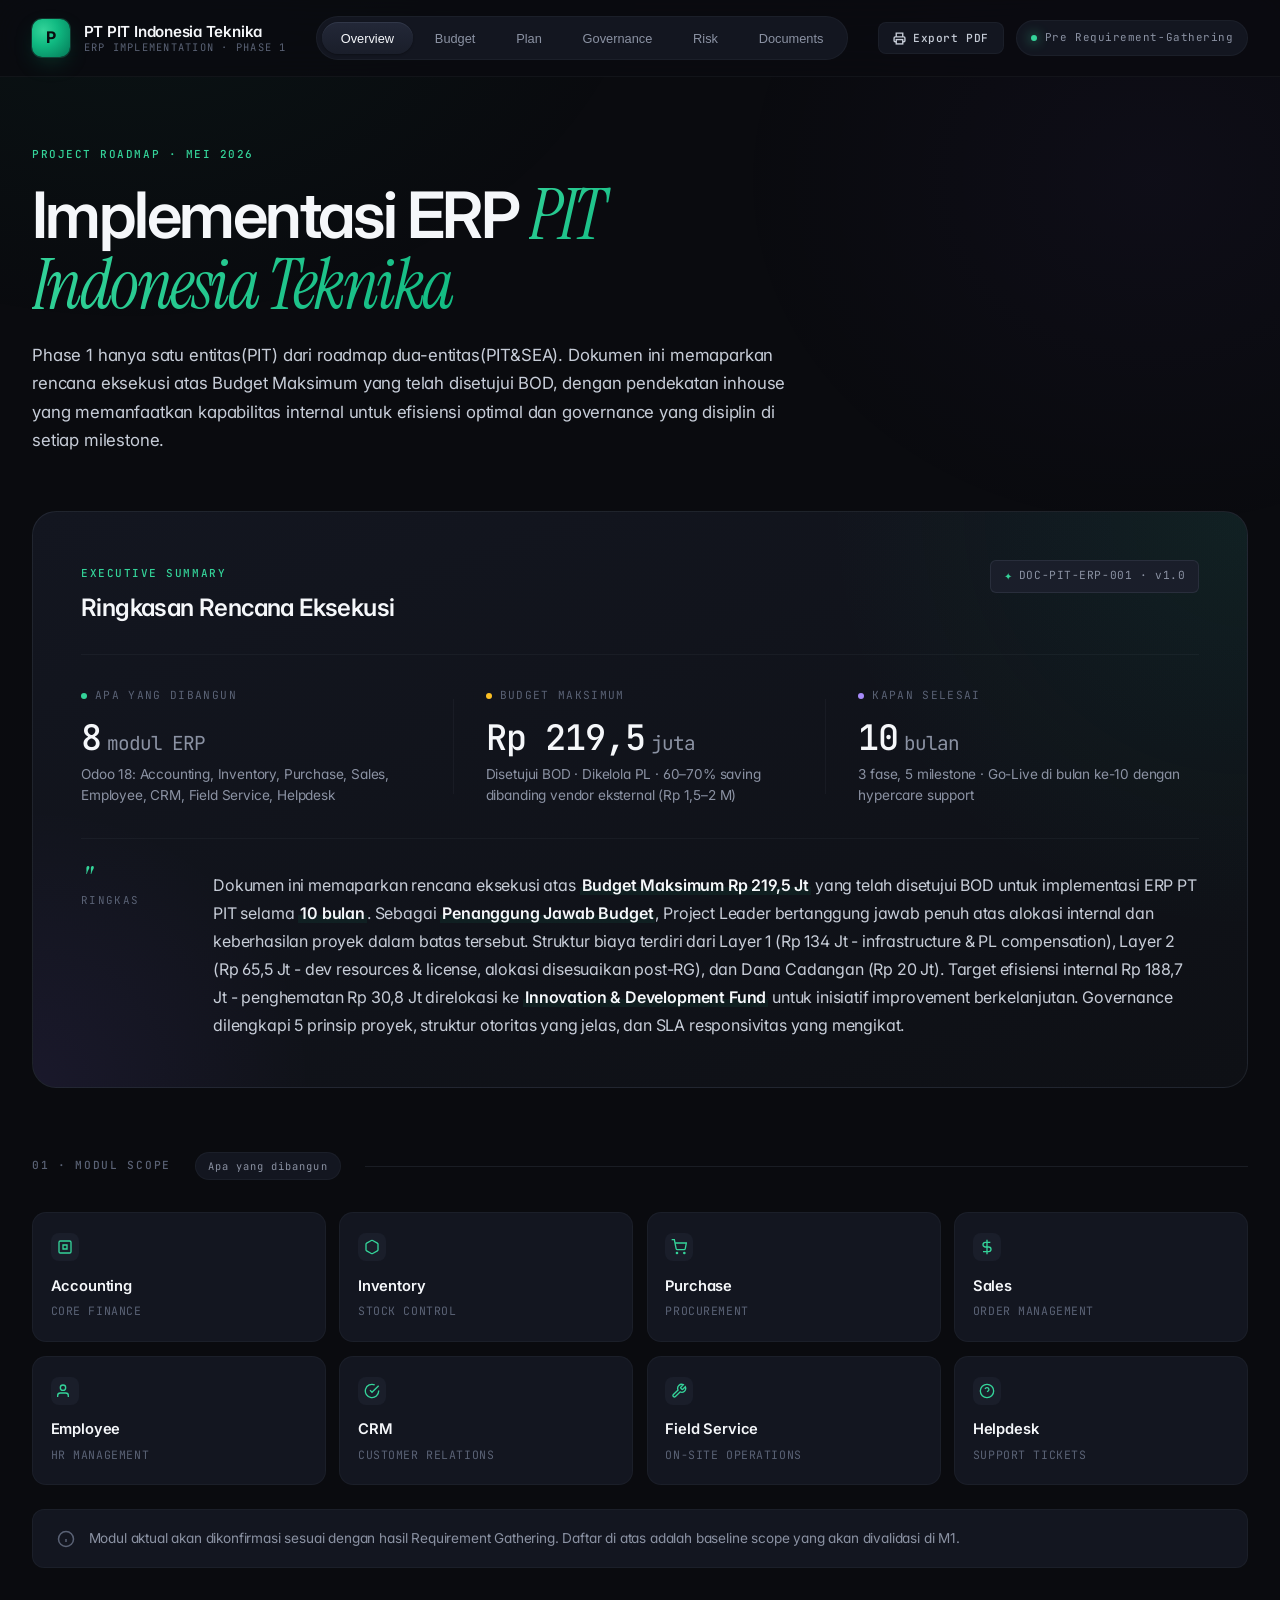
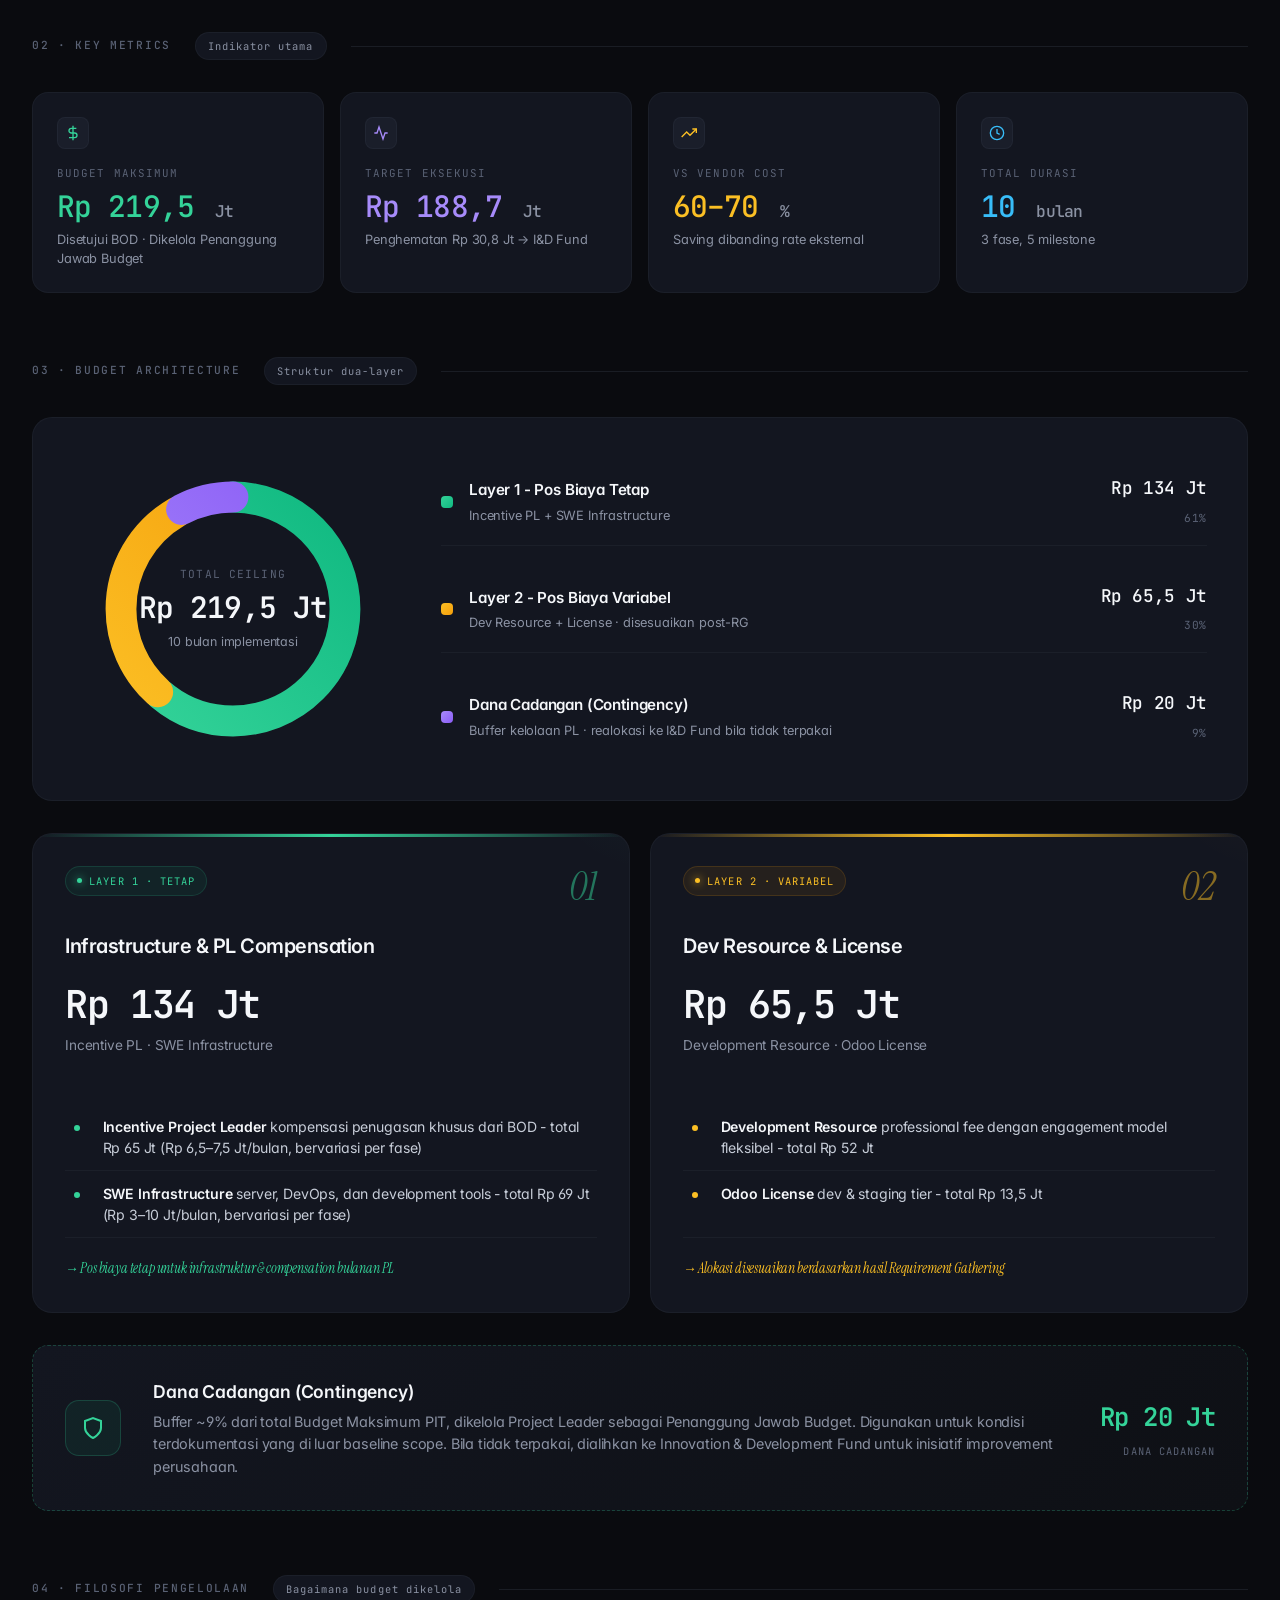
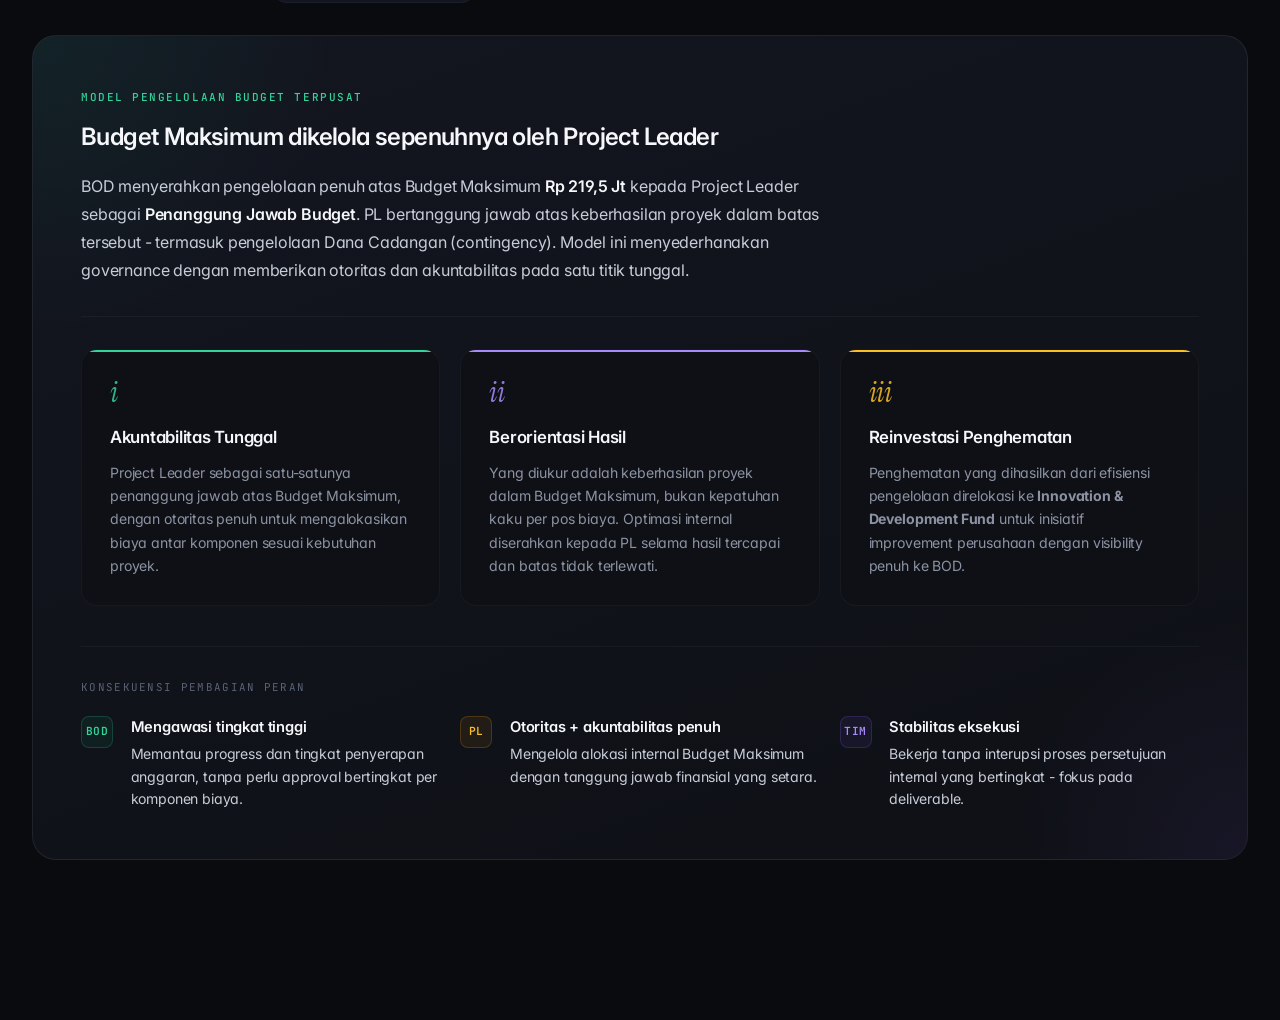
<file: index.html>
<!DOCTYPE html>
<html lang="id">
<head>
<meta charset="UTF-8">
<meta name="viewport" content="width=device-width, initial-scale=1.0">
<title>ERP Implementation - PT PIT Indonesia Teknika</title>
<link rel="stylesheet" href="pit-erp.css">
</head>
<body>
<div class="app">

<!-- ===== HEADER ===== -->
<header>
  <div class="brand">
    <div class="brand-mark">P</div>
    <div class="brand-text">
      <div class="brand-name">PT PIT Indonesia Teknika</div>
      <div class="brand-sub">ERP Implementation · Phase 1</div>
    </div>
  </div>
  <nav>
    <button class="nav-btn active" data-section="overview">Overview</button>
    <button class="nav-btn" data-section="budget">Budget</button>
    <button class="nav-btn" data-section="plan">Plan</button>
    <button class="nav-btn" data-section="governance">Governance</button>
    <button class="nav-btn" data-section="risk">Risk</button>
    <button class="nav-btn" data-section="docs">Documents</button>
  </nav>
  <div class="header-meta">
    <button class="print-btn" onclick="window.print()">
      <svg width="13" height="13" viewBox="0 0 24 24" fill="none" stroke="currentColor" stroke-width="2.5"><polyline points="6 9 6 2 18 2 18 9"></polyline><path d="M6 18H4a2 2 0 0 1-2-2v-5a2 2 0 0 1 2-2h16a2 2 0 0 1 2 2v5a2 2 0 0 1-2 2h-2"></path><rect x="6" y="14" width="12" height="8"></rect></svg>
      Export PDF
    </button>
    <div class="status-pill">
      <div class="status-dot"></div>
      Pre Requirement-Gathering
    </div>
  </div>
</header>

<div class="mobile-nav">
  <button class="nav-btn active" data-section="overview">Overview</button>
  <button class="nav-btn" data-section="budget">Budget</button>
  <button class="nav-btn" data-section="plan">Plan</button>
  <button class="nav-btn" data-section="governance">Governance</button>
  <button class="nav-btn" data-section="risk">Risk</button>
  <button class="nav-btn" data-section="docs">Documents</button>
</div>

<!-- ===== OVERVIEW ===== -->
<section id="overview" class="section active">
  <div class="container">
    <div class="section-header">
      <span class="eyebrow primary">Project Roadmap · Mei 2026</span>
      <h1 class="display-xl">Implementasi ERP <span class="italic-accent">PIT Indonesia Teknika</span></h1>
      <p class="lead">Phase 1 hanya satu entitas(PIT) dari roadmap dua-entitas(PIT&SEA). Dokumen ini memaparkan rencana eksekusi atas Budget Maksimum yang telah disetujui BOD, dengan pendekatan inhouse yang memanfaatkan kapabilitas internal untuk efisiensi optimal dan governance yang disiplin di setiap milestone.</p>
    </div>

    <!-- Executive Summary -->
    <div class="exec-hero">
      <div class="exec-hero-top">
        <div class="exec-hero-title">
          <span class="eyebrow primary">Executive Summary</span>
          <h2 class="title-lg" style="margin-top:0.6rem">Ringkasan Rencana Eksekusi</h2>
        </div>
        <div class="exec-doc-id">DOC-PIT-ERP-001 · v1.0</div>
      </div>

      <div class="exec-stats">
        <div class="exec-stat">
          <div class="exec-stat-label"><span class="marker"></span>Apa yang dibangun</div>
          <div class="exec-stat-value">8<span class="unit">modul ERP</span></div>
          <div class="exec-stat-desc">Odoo 18: Accounting, Inventory, Purchase, Sales, Employee, CRM, Field Service, Helpdesk</div>
        </div>
        <div class="exec-stat">
          <div class="exec-stat-label amber"><span class="marker"></span>Budget Maksimum</div>
          <div class="exec-stat-value">Rp 219,5<span class="unit">juta</span></div>
          <div class="exec-stat-desc">Disetujui BOD · Dikelola PL · 60–70% saving dibanding vendor eksternal (Rp 1,5–2 M)</div>
        </div>
        <div class="exec-stat">
          <div class="exec-stat-label violet"><span class="marker"></span>Kapan selesai</div>
          <div class="exec-stat-value">10<span class="unit">bulan</span></div>
          <div class="exec-stat-desc">3 fase, 5 milestone · Go-Live di bulan ke-10 dengan hypercare support</div>
        </div>
      </div>

      <div class="exec-tldr">
        <div class="exec-tldr-label">
          <span class="quote">"</span>
          <span>Ringkas</span>
        </div>
        <div class="exec-tldr-text">
          Dokumen ini memaparkan rencana eksekusi atas <strong>Budget Maksimum Rp 219,5 Jt</strong> yang telah disetujui BOD untuk implementasi ERP PT PIT selama <strong>10 bulan</strong>. Sebagai <strong>Penanggung Jawab Budget</strong>, Project Leader bertanggung jawab penuh atas alokasi internal dan keberhasilan proyek dalam batas tersebut. Struktur biaya terdiri dari Layer 1 (Rp 134 Jt - infrastructure &amp; PL compensation), Layer 2 (Rp 65,5 Jt - dev resources &amp; license, alokasi disesuaikan post-RG), dan Dana Cadangan (Rp 20 Jt). Target efisiensi internal Rp 188,7 Jt - penghematan Rp 30,8 Jt direlokasi ke <strong>Innovation &amp; Development Fund</strong> untuk inisiatif improvement berkelanjutan. Governance dilengkapi 5 prinsip proyek, struktur otoritas yang jelas, dan SLA responsivitas yang mengikat.
        </div>
      </div>
    </div>

    <!-- Module Scope -->
    <div class="section-divider">
      <span class="label">01 · Modul Scope</span>
      <span class="badge">Apa yang dibangun</span>
      <div class="line"></div>
    </div>

    <div class="modules-section">
      <div class="module-grid">
        <div class="module-card">
          <div class="module-icon">
            <svg width="16" height="16" viewBox="0 0 24 24" fill="none" stroke="currentColor" stroke-width="2"><rect x="3" y="3" width="18" height="18" rx="2"/><path d="M9 9h6v6H9z"/></svg>
          </div>
          <div class="module-name">Accounting</div>
          <div class="module-desc">Core finance</div>
        </div>
        <div class="module-card">
          <div class="module-icon">
            <svg width="16" height="16" viewBox="0 0 24 24" fill="none" stroke="currentColor" stroke-width="2"><path d="M21 16V8a2 2 0 0 0-1-1.73l-7-4a2 2 0 0 0-2 0l-7 4A2 2 0 0 0 3 8v8a2 2 0 0 0 1 1.73l7 4a2 2 0 0 0 2 0l7-4A2 2 0 0 0 21 16z"/></svg>
          </div>
          <div class="module-name">Inventory</div>
          <div class="module-desc">Stock control</div>
        </div>
        <div class="module-card">
          <div class="module-icon">
            <svg width="16" height="16" viewBox="0 0 24 24" fill="none" stroke="currentColor" stroke-width="2"><circle cx="9" cy="21" r="1"/><circle cx="20" cy="21" r="1"/><path d="M1 1h4l2.68 13.39a2 2 0 0 0 2 1.61h9.72a2 2 0 0 0 2-1.61L23 6H6"/></svg>
          </div>
          <div class="module-name">Purchase</div>
          <div class="module-desc">Procurement</div>
        </div>
        <div class="module-card">
          <div class="module-icon">
            <svg width="16" height="16" viewBox="0 0 24 24" fill="none" stroke="currentColor" stroke-width="2"><line x1="12" y1="1" x2="12" y2="23"/><path d="M17 5H9.5a3.5 3.5 0 0 0 0 7h5a3.5 3.5 0 0 1 0 7H6"/></svg>
          </div>
          <div class="module-name">Sales</div>
          <div class="module-desc">Order management</div>
        </div>
        <div class="module-card">
          <div class="module-icon">
            <svg width="16" height="16" viewBox="0 0 24 24" fill="none" stroke="currentColor" stroke-width="2"><path d="M17 21v-2a4 4 0 0 0-4-4H5a4 4 0 0 0-4 4v2"/><circle cx="9" cy="7" r="4"/></svg>
          </div>
          <div class="module-name">Employee</div>
          <div class="module-desc">HR management</div>
        </div>
        <div class="module-card">
          <div class="module-icon">
            <svg width="16" height="16" viewBox="0 0 24 24" fill="none" stroke="currentColor" stroke-width="2"><path d="M22 11.08V12a10 10 0 1 1-5.93-9.14"/><polyline points="22 4 12 14.01 9 11.01"/></svg>
          </div>
          <div class="module-name">CRM</div>
          <div class="module-desc">Customer relations</div>
        </div>
        <div class="module-card">
          <div class="module-icon">
            <svg width="16" height="16" viewBox="0 0 24 24" fill="none" stroke="currentColor" stroke-width="2"><path d="M14.7 6.3a1 1 0 0 0 0 1.4l1.6 1.6a1 1 0 0 0 1.4 0l3.77-3.77a6 6 0 0 1-7.94 7.94l-6.91 6.91a2.12 2.12 0 0 1-3-3l6.91-6.91a6 6 0 0 1 7.94-7.94l-3.76 3.76z"/></svg>
          </div>
          <div class="module-name">Field Service</div>
          <div class="module-desc">On-site operations</div>
        </div>
        <div class="module-card">
          <div class="module-icon">
            <svg width="16" height="16" viewBox="0 0 24 24" fill="none" stroke="currentColor" stroke-width="2"><circle cx="12" cy="12" r="10"/><path d="M9.09 9a3 3 0 0 1 5.83 1c0 2-3 3-3 3"/><line x1="12" y1="17" x2="12.01" y2="17"/></svg>
          </div>
          <div class="module-name">Helpdesk</div>
          <div class="module-desc">Support tickets</div>
        </div>
      </div>

      <div class="modules-note">
        <svg width="18" height="18" viewBox="0 0 24 24" fill="none" stroke="currentColor" stroke-width="2"><circle cx="12" cy="12" r="10"/><line x1="12" y1="16" x2="12" y2="12"/><line x1="12" y1="8" x2="12.01" y2="8"/></svg>
        <div>Modul aktual akan dikonfirmasi sesuai dengan hasil Requirement Gathering. Daftar di atas adalah baseline scope yang akan divalidasi di M1.</div>
      </div>
    </div>

    <!-- KPI Cards -->
    <div class="section-divider">
      <span class="label">02 · Key Metrics</span>
      <span class="badge">Indikator utama</span>
      <div class="line"></div>
    </div>

    <div class="kpi-grid">
      <div class="kpi">
        <div class="kpi-icon">
          <svg width="16" height="16" viewBox="0 0 24 24" fill="none" stroke="currentColor" stroke-width="2"><line x1="12" y1="1" x2="12" y2="23"/><path d="M17 5H9.5a3.5 3.5 0 0 0 0 7h5a3.5 3.5 0 0 1 0 7H6"/></svg>
        </div>
        <div class="kpi-label">Budget Maksimum</div>
        <div class="kpi-value">Rp 219,5 <span class="unit">Jt</span></div>
        <div class="kpi-sub">Disetujui BOD · Dikelola Penanggung Jawab Budget</div>
      </div>
      <div class="kpi violet">
        <div class="kpi-icon">
          <svg width="16" height="16" viewBox="0 0 24 24" fill="none" stroke="currentColor" stroke-width="2"><polyline points="22 12 18 12 15 21 9 3 6 12 2 12"/></svg>
        </div>
        <div class="kpi-label">Target Eksekusi</div>
        <div class="kpi-value">Rp 188,7 <span class="unit">Jt</span></div>
        <div class="kpi-sub">Penghematan Rp 30,8 Jt → I&amp;D Fund</div>
      </div>
      <div class="kpi amber">
        <div class="kpi-icon">
          <svg width="16" height="16" viewBox="0 0 24 24" fill="none" stroke="currentColor" stroke-width="2"><polyline points="23 6 13.5 15.5 8.5 10.5 1 18"/><polyline points="17 6 23 6 23 12"/></svg>
        </div>
        <div class="kpi-label">vs Vendor Cost</div>
        <div class="kpi-value">60–70 <span class="unit">%</span></div>
        <div class="kpi-sub">Saving dibanding rate eksternal</div>
      </div>
      <div class="kpi sky">
        <div class="kpi-icon">
          <svg width="16" height="16" viewBox="0 0 24 24" fill="none" stroke="currentColor" stroke-width="2"><circle cx="12" cy="12" r="10"/><polyline points="12 6 12 12 16 14"/></svg>
        </div>
        <div class="kpi-label">Total Durasi</div>
        <div class="kpi-value">10 <span class="unit">bulan</span></div>
        <div class="kpi-sub">3 fase, 5 milestone</div>
      </div>
    </div>

    <!-- Budget Architecture -->
    <div class="section-divider">
      <span class="label">03 · Budget Architecture</span>
      <span class="badge">Struktur dua-layer</span>
      <div class="line"></div>
    </div>

    <!-- Budget Donut Visualization -->
    <div class="budget-viz">
      <div class="donut-wrap">
        <svg viewBox="0 0 200 200" width="280" height="280">
          <!-- Background ring -->
          <circle cx="100" cy="100" r="80" fill="none" stroke="rgba(148, 163, 184, 0.06)" stroke-width="22"/>
          
          <!-- Layer 1 (134/219.5 = 61.05%) -->
          <circle cx="100" cy="100" r="80" fill="none" 
            stroke="url(#grad-primary)" stroke-width="22"
            stroke-dasharray="306.84 502.65" stroke-dashoffset="0"
            transform="rotate(-90 100 100)" stroke-linecap="round"/>
          
          <!-- Layer 2 (65.5/219.5 = 29.84%) - dashoffset = -307 -->
          <circle cx="100" cy="100" r="80" fill="none"
            stroke="url(#grad-amber)" stroke-width="22"
            stroke-dasharray="150.0 502.65" stroke-dashoffset="-310"
            transform="rotate(-90 100 100)" stroke-linecap="round"/>
          
          <!-- Contingency (20/219.5 = 9.11%) - dashoffset = -464 -->
          <circle cx="100" cy="100" r="80" fill="none"
            stroke="url(#grad-violet)" stroke-width="22"
            stroke-dasharray="45.83 502.65" stroke-dashoffset="-464"
            transform="rotate(-90 100 100)" stroke-linecap="round"/>

          <defs>
            <linearGradient id="grad-primary" x1="0" x2="1" y1="0" y2="1">
              <stop offset="0%" stop-color="#34D399"/>
              <stop offset="100%" stop-color="#10B981"/>
            </linearGradient>
            <linearGradient id="grad-amber" x1="0" x2="1" y1="0" y2="1">
              <stop offset="0%" stop-color="#FBBF24"/>
              <stop offset="100%" stop-color="#F59E0B"/>
            </linearGradient>
            <linearGradient id="grad-violet" x1="0" x2="1" y1="0" y2="1">
              <stop offset="0%" stop-color="#A78BFA"/>
              <stop offset="100%" stop-color="#8B5CF6"/>
            </linearGradient>
          </defs>
        </svg>
        <div class="donut-center">
          <div class="donut-center-label">Total Ceiling</div>
          <div class="donut-center-value">Rp 219,5 Jt</div>
          <div class="donut-center-meta">10 bulan implementasi</div>
        </div>
      </div>

      <div class="budget-legend">
        <div class="legend-item">
          <div class="legend-marker" style="background:linear-gradient(135deg, #34D399, #10B981)"></div>
          <div class="legend-info">
            <div class="legend-name">Layer 1 - Pos Biaya Tetap</div>
            <div class="legend-desc">Incentive PL + SWE Infrastructure</div>
          </div>
          <div class="legend-value">
            <span class="num">Rp 134 Jt</span>
            <span class="pct">61%</span>
          </div>
        </div>
        <div class="legend-item">
          <div class="legend-marker" style="background:linear-gradient(135deg, #FBBF24, #F59E0B)"></div>
          <div class="legend-info">
            <div class="legend-name">Layer 2 - Pos Biaya Variabel</div>
            <div class="legend-desc">Dev Resource + License · disesuaikan post-RG</div>
          </div>
          <div class="legend-value">
            <span class="num">Rp 65,5 Jt</span>
            <span class="pct">30%</span>
          </div>
        </div>
        <div class="legend-item">
          <div class="legend-marker" style="background:linear-gradient(135deg, #A78BFA, #8B5CF6)"></div>
          <div class="legend-info">
            <div class="legend-name">Dana Cadangan (Contingency)</div>
            <div class="legend-desc">Buffer kelolaan PL · realokasi ke I&amp;D Fund bila tidak terpakai</div>
          </div>
          <div class="legend-value">
            <span class="num">Rp 20 Jt</span>
            <span class="pct">9%</span>
          </div>
        </div>
      </div>
    </div>

    <!-- Layer Detail Cards -->
    <div class="layer-grid">
      <div class="layer-card">
        <div class="layer-glow"></div>
        <div class="layer-head">
          <div>
            <div class="layer-status"><span class="dot"></span>Layer 1 · Tetap</div>
          </div>
          <div class="layer-num">01</div>
        </div>
        <div class="layer-title">Infrastructure &amp; PL Compensation</div>
        <div class="layer-amount">Rp 134 Jt</div>
        <div class="layer-breakdown">Incentive PL · SWE Infrastructure</div>
        
        <div class="layer-list">
          <div class="layer-list-item">
            <span><strong>Incentive Project Leader</strong> kompensasi penugasan khusus dari BOD - total Rp 65 Jt (Rp 6,5–7,5 Jt/bulan, bervariasi per fase)</span>
          </div>
          <div class="layer-list-item">
            <span><strong>SWE Infrastructure</strong> server, DevOps, dan development tools - total Rp 69 Jt (Rp 3–10 Jt/bulan, bervariasi per fase)</span>
          </div>
        </div>

        <div class="layer-foot">
          → Pos biaya tetap untuk infrastruktur &amp; compensation bulanan PL
        </div>
      </div>

      <div class="layer-card amber">
        <div class="layer-glow"></div>
        <div class="layer-head">
          <div>
            <div class="layer-status"><span class="dot"></span>Layer 2 · Variabel</div>
          </div>
          <div class="layer-num">02</div>
        </div>
        <div class="layer-title">Dev Resource &amp; License</div>
        <div class="layer-amount">Rp 65,5 Jt</div>
        <div class="layer-breakdown">Development Resource · Odoo License</div>

        <div class="layer-list">
          <div class="layer-list-item">
            <span><strong>Development Resource</strong> professional fee dengan engagement model fleksibel - total Rp 52 Jt</span>
          </div>
          <div class="layer-list-item">
            <span><strong>Odoo License</strong> dev &amp; staging tier - total Rp 13,5 Jt</span>
          </div>
        </div>
        
        <div class="layer-foot">
          → Alokasi disesuaikan berdasarkan hasil Requirement Gathering
        </div>
      </div>
    </div>

    <div class="contingency-card">
      <div class="contingency-icon">
        <svg width="24" height="24" viewBox="0 0 24 24" fill="none" stroke="currentColor" stroke-width="2"><path d="M12 22s8-4 8-10V5l-8-3-8 3v7c0 6 8 10 8 10z"/></svg>
      </div>
      <div class="contingency-content">
        <h3>Dana Cadangan (Contingency)</h3>
        <p>Buffer ~9% dari total Budget Maksimum PIT, dikelola Project Leader sebagai Penanggung Jawab Budget. Digunakan untuk kondisi terdokumentasi yang di luar baseline scope. Bila tidak terpakai, dialihkan ke Innovation &amp; Development Fund untuk inisiatif improvement perusahaan.</p>
      </div>
      <div class="contingency-amount">
        <div class="num">Rp 20 Jt</div>
        <div class="label">Dana Cadangan</div>
      </div>
    </div>

    <!-- Filosofi Pengelolaan Budget -->
    <div class="section-divider">
      <span class="label">04 · Filosofi Pengelolaan</span>
      <span class="badge">Bagaimana budget dikelola</span>
      <div class="line"></div>
    </div>

    <div class="philosophy">
      <div class="philosophy-head">
        <span class="eyebrow primary">Model Pengelolaan Budget Terpusat</span>
        <h2 class="philosophy-title">Budget Maksimum dikelola sepenuhnya oleh Project Leader</h2>
        <p class="philosophy-intro">
          BOD menyerahkan pengelolaan penuh atas Budget Maksimum <strong>Rp 219,5 Jt</strong> kepada Project Leader sebagai <strong>Penanggung Jawab Budget</strong>. PL bertanggung jawab atas keberhasilan proyek dalam batas tersebut - termasuk pengelolaan Dana Cadangan (contingency). Model ini menyederhanakan governance dengan memberikan otoritas dan akuntabilitas pada satu titik tunggal.
        </p>
      </div>

      <div class="philosophy-principles">
        <div class="phil-principle">
          <div class="phil-num">i</div>
          <div class="phil-name">Akuntabilitas Tunggal</div>
          <div class="phil-desc">Project Leader sebagai satu-satunya penanggung jawab atas Budget Maksimum, dengan otoritas penuh untuk mengalokasikan biaya antar komponen sesuai kebutuhan proyek.</div>
        </div>
        <div class="phil-principle violet">
          <div class="phil-num">ii</div>
          <div class="phil-name">Berorientasi Hasil</div>
          <div class="phil-desc">Yang diukur adalah keberhasilan proyek dalam Budget Maksimum, bukan kepatuhan kaku per pos biaya. Optimasi internal diserahkan kepada PL selama hasil tercapai dan batas tidak terlewati.</div>
        </div>
        <div class="phil-principle amber">
          <div class="phil-num">iii</div>
          <div class="phil-name">Reinvestasi Penghematan</div>
          <div class="phil-desc">Penghematan yang dihasilkan dari efisiensi pengelolaan direlokasi ke <strong>Innovation &amp; Development Fund</strong> untuk inisiatif improvement perusahaan dengan visibility penuh ke BOD.</div>
        </div>
      </div>

      <div class="phil-consequences">
        <div class="phil-consequences-label">Konsekuensi Pembagian Peran</div>
        <div class="phil-role-grid">
          <div class="phil-role">
            <div class="phil-role-icon">BOD</div>
            <div class="phil-role-text">
              <strong>Mengawasi tingkat tinggi</strong>
              Memantau progress dan tingkat penyerapan anggaran, tanpa perlu approval bertingkat per komponen biaya.
            </div>
          </div>
          <div class="phil-role">
            <div class="phil-role-icon amber">PL</div>
            <div class="phil-role-text">
              <strong>Otoritas + akuntabilitas penuh</strong>
              Mengelola alokasi internal Budget Maksimum dengan tanggung jawab finansial yang setara.
            </div>
          </div>
          <div class="phil-role">
            <div class="phil-role-icon violet">TIM</div>
            <div class="phil-role-text">
              <strong>Stabilitas eksekusi</strong>
              Bekerja tanpa interupsi proses persetujuan internal yang bertingkat - fokus pada deliverable.
            </div>
          </div>
        </div>
      </div>
    </div>
  </div>
</section>

<!-- ===== BUDGET ===== -->
<section id="budget" class="section">
  <div class="container">
    <div class="section-header">
      <span class="eyebrow amber">Budget Maksimum · PT PIT</span>
      <h1 class="display-xl">Rincian budget dengan <span class="italic-accent">skenario interaktif</span>.</h1>
      <p class="lead">Switch antara Budget Maksimum dan Target Eksekusi untuk melihat dampak efisiensi internal. Budget Maksimum sudah disetujui BOD - Target Eksekusi adalah inisiatif efisiensi Project Leader yang penghematannya direlokasi ke Innovation &amp; Development Fund.</p>
    </div>

    <!-- Interactive Calculator -->
    <div class="calculator">
      <div class="calc-head">
        <div>
          <span class="eyebrow primary">Interactive Scenario</span>
          <div class="calc-title" style="margin-top:0.5rem">Pilih skenario budget</div>
        </div>
        <div class="calc-toggle" id="scenarioToggle">
          <button class="active" data-scenario="proposed">Budget Maksimum</button>
          <button data-scenario="expected">Target Eksekusi ★</button>
        </div>
      </div>

      <div class="calc-grid">
        <div class="calc-card">
          <div class="calc-card-label"><span class="marker"></span>Layer 1 - Tetap</div>
          <div class="calc-card-value" id="calcLayer1">Rp 134.000.000</div>
          <div class="calc-card-sub" id="calcLayer1Sub">Infrastructure &amp; PL Compensation · rata-rata Rp 13,4 Jt/bln</div>
        </div>
        <div class="calc-card amber">
          <div class="calc-card-label"><span class="marker"></span>Layer 2 - Variabel</div>
          <div class="calc-card-value" id="calcLayer2" style="color:var(--amber-hi)">Rp 65.500.000</div>
          <div class="calc-card-sub">Dev Resource &amp; License · alokasi disesuaikan post-RG</div>
        </div>
      </div>

      <div class="calc-equation">
        <div class="calc-eq-item primary">
          <div class="calc-eq-label">Layer 1+2</div>
          <div class="calc-eq-value" id="calcSubtotal">199,5 Jt</div>
        </div>
        <div class="calc-eq-op">+</div>
        <div class="calc-eq-item amber">
          <div class="calc-eq-label">Dana Cadangan</div>
          <div class="calc-eq-value" id="calcContingency">20 Jt</div>
        </div>
        <div class="calc-eq-op">=</div>
        <div class="calc-eq-item total">
          <div class="calc-eq-label">Total</div>
          <div class="calc-eq-value" id="calcTotal">219,5 Jt</div>
        </div>
      </div>

      <div class="calc-note">
        ★ Target Eksekusi adalah inisiatif efisiensi Project Leader - bukan komitmen formal. Selisih dengan Budget Maksimum akan dialokasi sebagai Innovation &amp; Development Fund.
      </div>
    </div>

    <!-- Component Breakdown Table -->
    <div class="section-divider">
      <span class="label">Breakdown Komponen Biaya</span>
      <div class="line"></div>
    </div>

    <div class="breakdown">
      <div class="breakdown-head">
        <div>Komponen</div>
        <div style="text-align:right" class="col-bln">Bulanan</div>
        <div style="text-align:right">Durasi</div>
        <div style="text-align:right">Total</div>
      </div>

      <div class="breakdown-row section-head">
        <div class="bd-name strong section-name">Layer 1 - Pos Biaya Tetap</div>
        <div class="bd-num col-bln">—</div>
        <div class="bd-num">10 bulan</div>
        <div class="bd-num lg" style="color:var(--primary-hi)">134.000.000</div>
      </div>
      <div class="breakdown-row">
        <div>
          <div class="bd-name">Incentive Project Leader</div>
          <div class="bd-meta">Kompensasi penugasan khusus · variabel per fase (Rp 6,5–7,5 Jt/bln)</div>
        </div>
        <div class="bd-num col-bln">variabel</div>
        <div class="bd-num">10 bln</div>
        <div class="bd-num">65.000.000</div>
      </div>
      <div class="breakdown-row">
        <div>
          <div class="bd-name">SWE Infrastructure</div>
          <div class="bd-meta">Server, DevOps, development tools · variabel per fase (Rp 3–10 Jt/bln)</div>
        </div>
        <div class="bd-num col-bln">variabel</div>
        <div class="bd-num">10 bln</div>
        <div class="bd-num">69.000.000</div>
      </div>

      <div class="breakdown-row section-head amber">
        <div class="bd-name strong section-name amber">Layer 2 - Pos Biaya Variabel</div>
        <div class="bd-num col-bln">—</div>
        <div class="bd-num">M1–M10</div>
        <div class="bd-num lg" style="color:var(--amber-hi)">65.500.000</div>
      </div>
      <div class="breakdown-row">
        <div>
          <div class="bd-name">Development Resource</div>
          <div class="bd-meta">Professional fee · engagement model fleksibel · M1–M10</div>
        </div>
        <div class="bd-num col-bln">variabel</div>
        <div class="bd-num">10 bln</div>
        <div class="bd-num">52.000.000</div>
      </div>
      <div class="breakdown-row">
        <div>
          <div class="bd-name">Odoo License</div>
          <div class="bd-meta">Dev &amp; staging tier · M2–M10</div>
        </div>
        <div class="bd-num col-bln">—</div>
        <div class="bd-num">bertahap</div>
        <div class="bd-num">13.500.000</div>
      </div>

      <div class="breakdown-row subtotal">
        <div class="bd-name strong">Subtotal Layer 1 + Layer 2</div>
        <div class="bd-num col-bln">—</div>
        <div class="bd-num">—</div>
        <div class="bd-num lg">199.500.000</div>
      </div>

      <div class="breakdown-row" style="background:rgba(139, 92, 246, 0.04)">
        <div>
          <div class="bd-name strong" style="color:var(--violet-hi)">Dana Cadangan (Contingency)</div>
          <div class="bd-meta">~9% buffer · realokasi ke I&amp;D Fund bila tidak terpakai</div>
        </div>
        <div class="bd-num col-bln">—</div>
        <div class="bd-num">—</div>
        <div class="bd-num" style="color:var(--violet-hi)">20.000.000</div>
      </div>

      <div class="breakdown-row total">
        <div class="bd-name strong" style="font-size:1.1rem">Total Budget Maksimum PT PIT</div>
        <div class="bd-num col-bln">—</div>
        <div class="bd-num">10 bulan</div>
        <div class="bd-num lg" style="color:var(--primary-hi);font-size:1.2rem">219.500.000</div>
      </div>
    </div>

    <!-- Monthly Chart -->
    <div class="chart-card">
      <div class="chart-head">
        <div>
          <span class="eyebrow primary">Monthly Distribution</span>
          <div class="chart-title" style="margin-top:0.4rem">Distribusi budget bulanan</div>
        </div>
        <div class="chart-meta" id="chartScenarioLabel">Budget Maksimum · Rp Juta per bulan</div>
      </div>

      <div class="bars-container">
        <div class="bars-axis">
          <div class="axis-line"><span>30</span><span class="line"></span></div>
          <div class="axis-line"><span>20</span><span class="line"></span></div>
          <div class="axis-line"><span>10</span><span class="line"></span></div>
          <div class="axis-line"><span>0</span><span class="line"></span></div>
        </div>
        <div class="bars" id="budgetBars"></div>
      </div>

      <div class="chart-legend">
        <div class="legend-pill"><span class="dot primary"></span>Phase 1 - Requirement (M1–M3)</div>
        <div class="legend-pill"><span class="dot amber"></span>Phase 2 - Development (M4–M7)</div>
        <div class="legend-pill"><span class="dot violet"></span>Phase 3 - Go-Live (M8–M10)</div>
      </div>
    </div>
  </div>
</section>

<!-- ===== PLAN ===== -->
<section id="plan" class="section">
  <div class="container">
    <div class="section-header">
      <span class="eyebrow violet">Implementation Plan · 10 Bulan</span>
      <h1 class="display-xl">Rencana implementasi <span class="italic-accent">tiga fase, lima milestone</span>.</h1>
      <p class="lead">Klik setiap milestone untuk melihat detail aktivitas dan deliverable. Sequential - Phase 1 selesai sebelum Phase 2, dan seterusnya. Setiap milestone memiliki acceptance criteria objektif.</p>
    </div>

    <!-- Gantt Timeline -->
    <div class="gantt">
      <div class="gantt-head">
        <div>
          <span class="eyebrow primary">Timeline Overview</span>
          <div class="gantt-title" style="margin-top:0.4rem">Roadmap 10 bulan dalam satu pandangan</div>
        </div>
        <div class="chart-meta">M1 → M5 · 5 milestone, 3 fase</div>
      </div>

      <div class="gantt-grid">
        <div class="gantt-months">
          <div></div>
          <div class="gantt-month">B1</div>
          <div class="gantt-month">B2</div>
          <div class="gantt-month">B3</div>
          <div class="gantt-month">B4</div>
          <div class="gantt-month">B5</div>
          <div class="gantt-month">B6</div>
          <div class="gantt-month">B7</div>
          <div class="gantt-month">B8</div>
          <div class="gantt-month">B9</div>
          <div class="gantt-month">B10</div>
        </div>

        <div class="gantt-phase-band">
          <div></div>
          <div class="gantt-phase p1" style="grid-column: span 3">Phase 1 · Foundation</div>
          <div class="gantt-phase p2" style="grid-column: span 4">Phase 2 · Build</div>
          <div class="gantt-phase p3" style="grid-column: span 3">Phase 3 · Launch</div>
        </div>

        <div class="gantt-row">
          <div class="gantt-label-cell">
            <div class="gantt-label">M1 · Requirement Gathering</div>
            <div class="gantt-sublabel">RG &amp; Design</div>
          </div>
          <div class="gantt-bar primary" style="grid-column: span 2" title="Bulan 1-2">M1</div>
          <div class="gantt-empty" style="grid-column: span 8"></div>
        </div>

        <div class="gantt-row">
          <div class="gantt-label-cell">
            <div class="gantt-label">M2 · Budget Revision</div>
            <div class="gantt-sublabel">Resource Planning</div>
          </div>
          <div class="gantt-empty" style="grid-column: span 2"></div>
          <div class="gantt-bar sky" style="grid-column: span 1" title="Bulan 3">M2</div>
          <div class="gantt-empty" style="grid-column: span 7"></div>
        </div>

        <div class="gantt-row">
          <div class="gantt-label-cell">
            <div class="gantt-label">M3 · Development</div>
            <div class="gantt-sublabel">Config &amp; Build</div>
          </div>
          <div class="gantt-empty" style="grid-column: span 3"></div>
          <div class="gantt-bar amber" style="grid-column: span 4" title="Bulan 4-7">M3 · Development &amp; Konfigurasi</div>
          <div class="gantt-empty" style="grid-column: span 3"></div>
        </div>

        <div class="gantt-row">
          <div class="gantt-label-cell">
            <div class="gantt-label">M4 · UAT &amp; Training</div>
            <div class="gantt-sublabel">User Acceptance</div>
          </div>
          <div class="gantt-empty" style="grid-column: span 7"></div>
          <div class="gantt-bar violet" style="grid-column: span 2" title="Bulan 8-9">M4</div>
          <div class="gantt-empty" style="grid-column: span 1"></div>
        </div>

        <div class="gantt-row">
          <div class="gantt-label-cell">
            <div class="gantt-label">M5 · Go-Live &amp; Hypercare</div>
            <div class="gantt-sublabel">Launch</div>
          </div>
          <div class="gantt-empty" style="grid-column: span 9"></div>
          <div class="gantt-bar rose" style="grid-column: span 1" title="Bulan 10">M5</div>
        </div>
      </div>
    </div>

    <!-- Phase 1 -->
    <div class="phase-block">
      <div class="phase-header">
        <div class="phase-marker">i</div>
        <div class="phase-info">
          <div class="phase-name">Requirement Gathering &amp; Resource Planning</div>
          <div class="phase-meta">Phase 1 · 3 bulan · M1–M2</div>
        </div>
      </div>

      <div class="milestone" data-expand>
        <div class="milestone-top">
          <div class="milestone-id-wrap">
            <div class="milestone-id">M1</div>
            <div class="milestone-month">Bulan 1–2</div>
          </div>
          <div class="milestone-main">
            <div class="milestone-title">Requirement Gathering &amp; Design</div>
            <span class="milestone-dur">2 bulan · Budget Rp 9,5 Jt/bln</span>
            <div class="milestone-preview">
              <span class="preview-chip">6 Aktivitas</span>
              <span class="preview-chip">6 Deliverable</span>
            </div>
          </div>
          <div class="milestone-toggle">
            <svg width="14" height="14" viewBox="0 0 24 24" fill="none" stroke="currentColor" stroke-width="2.5"><polyline points="6 9 12 15 18 9"/></svg>
          </div>
        </div>
        <div class="milestone-body">
          <div class="milestone-content">
            <div class="task-section">
              <div class="task-section-label">Aktivitas Utama</div>
              <ul class="task-list">
                <li><span>Kick-off meeting &amp; stakeholder alignment dengan semua manager terkait</span></li>
                <li><span>Business Process Documentation oleh CMI Manager (Business Process Principal)</span></li>
                <li><span>Gap Analysis As-Is vs To-Be untuk seluruh proses bisnis yang akan di-cover</span></li>
                <li><span>Penyusunan BRD (Business Requirements Document) &amp; SRS (System Requirements Specification)</span></li>
                <li><span>Scope Lock &amp; sign-off formal dari BOD untuk melanjutkan ke development</span></li>
                <li><span>Initial risk register &amp; project charter draft</span></li>
              </ul>
            </div>
            <div class="task-section">
              <div class="task-section-label">Deliverables</div>
              <div class="deliverables-list">
                <span class="deliv">BRD</span>
                <span class="deliv">SRS</span>
                <span class="deliv">Gap Analysis</span>
                <span class="deliv">Scope Lock</span>
                <span class="deliv">Risk Register</span>
                <span class="deliv">Project Charter Draft</span>
              </div>
            </div>
          </div>
        </div>
      </div>

      <div class="milestone violet" data-expand>
        <div class="milestone-top">
          <div class="milestone-id-wrap">
            <div class="milestone-id">M2</div>
            <div class="milestone-month">Bulan 3</div>
          </div>
          <div class="milestone-main">
            <div class="milestone-title">Budget Revision &amp; Resource Planning</div>
            <span class="milestone-dur">1 bulan · Budget Rp 9,5 Jt/bln</span>
            <div class="milestone-preview">
              <span class="preview-chip">6 Aktivitas</span>
              <span class="preview-chip">5 Deliverable</span>
            </div>
          </div>
          <div class="milestone-toggle">
            <svg width="14" height="14" viewBox="0 0 24 24" fill="none" stroke="currentColor" stroke-width="2.5"><polyline points="6 9 12 15 18 9"/></svg>
          </div>
        </div>
        <div class="milestone-body">
          <div class="milestone-content">
            <div class="task-section">
              <div class="task-section-label">Aktivitas Utama</div>
              <ul class="task-list">
                <li><span>Revisi Layer 2 budget berdasarkan scope aktual dari hasil Requirement Gathering</span></li>
                <li><span>Konfirmasi BOD atas revised budget sebelum development dimulai</span></li>
                <li><span>Rekrut atau secure Development Resource (engagement model fleksibel)</span></li>
                <li><span>Finalisasi Project Charter dengan scope, timeline, dan tim yang sudah dikunci</span></li>
                <li><span>Setup development environment &amp; tooling</span></li>
                <li><span>Resource matrix &amp; RACI chart untuk seluruh proyek</span></li>
              </ul>
            </div>
            <div class="task-section">
              <div class="task-section-label">Deliverables</div>
              <div class="deliverables-list">
                <span class="deliv">Updated Budget</span>
                <span class="deliv">Resource Matrix</span>
                <span class="deliv">Project Charter Final</span>
                <span class="deliv">RACI Chart</span>
                <span class="deliv">Dev Environment Setup</span>
              </div>
            </div>
          </div>
        </div>
      </div>
    </div>

    <!-- Phase 2 -->
    <div class="phase-block">
      <div class="phase-header">
        <div class="phase-marker amber">ii</div>
        <div class="phase-info">
          <div class="phase-name">Development &amp; Configuration</div>
          <div class="phase-meta">Phase 2 · 4 bulan · M3</div>
        </div>
      </div>

      <div class="milestone amber" data-expand>
        <div class="milestone-top">
          <div class="milestone-id-wrap">
            <div class="milestone-id">M3</div>
            <div class="milestone-month">Bulan 4–7</div>
          </div>
          <div class="milestone-main">
            <div class="milestone-title">Development &amp; Konfigurasi</div>
            <span class="milestone-dur">4 bulan · Budget Rp 16–17,5 Jt/bln</span>
            <div class="milestone-preview">
              <span class="preview-chip">8 Aktivitas</span>
              <span class="preview-chip">7 Deliverable</span>
            </div>
          </div>
          <div class="milestone-toggle">
            <svg width="14" height="14" viewBox="0 0 24 24" fill="none" stroke="currentColor" stroke-width="2.5"><polyline points="6 9 12 15 18 9"/></svg>
          </div>
        </div>
        <div class="milestone-body">
          <div class="milestone-content">
            <div class="task-section">
              <div class="task-section-label">Aktivitas Utama</div>
              <ul class="task-list">
                <li><span>Technical architecture design &amp; database schema finalization</span></li>
                <li><span>Odoo 18 module configuration: 8 modul utama (Accounting, Inventory, Purchase, Sales, Employee, CRM, Field Service, Helpdesk)</span></li>
                <li><span>Custom development &amp; integration sesuai gap analysis hasil M1</span></li>
                <li><span>Unit testing per module dengan coverage minimum yang disepakati</span></li>
                <li><span>Data migration preparation &amp; mapping dari sistem lama</span></li>
                <li><span>UAT environment setup yang siap digunakan oleh end-user</span></li>
                <li><span>Knowledge Transfer dimulai paralel - dokumentasi real-time di platform dokumentasi internal</span></li>
                <li><span>Change Management Plan disusun oleh CMI Manager untuk persiapan adoption</span></li>
              </ul>
            </div>
            <div class="task-section">
              <div class="task-section-label">Deliverables</div>
              <div class="deliverables-list">
                <span class="deliv">Technical Design</span>
                <span class="deliv">Module Config Report</span>
                <span class="deliv">Unit Test Results</span>
                <span class="deliv">Data Migration Plan</span>
                <span class="deliv">Dokumentasi Internal</span>
                <span class="deliv">Runbook Draft</span>
                <span class="deliv">Change Mgmt Plan</span>
              </div>
            </div>
          </div>
        </div>
      </div>
    </div>

    <!-- Phase 3 -->
    <div class="phase-block">
      <div class="phase-header">
        <div class="phase-marker violet">iii</div>
        <div class="phase-info">
          <div class="phase-name">UAT, Training, Go-Live &amp; Hypercare</div>
          <div class="phase-meta">Phase 3 · 3 bulan · M4–M5</div>
        </div>
      </div>

      <div class="milestone violet" data-expand>
        <div class="milestone-top">
          <div class="milestone-id-wrap">
            <div class="milestone-id">M4</div>
            <div class="milestone-month">Bulan 8–9</div>
          </div>
          <div class="milestone-main">
            <div class="milestone-title">UAT &amp; Training</div>
            <span class="milestone-dur">2 bulan · Budget Rp 12–14 Jt/bln</span>
            <div class="milestone-preview">
              <span class="preview-chip">6 Aktivitas</span>
              <span class="preview-chip">5 Deliverable</span>
            </div>
          </div>
          <div class="milestone-toggle">
            <svg width="14" height="14" viewBox="0 0 24 24" fill="none" stroke="currentColor" stroke-width="2.5"><polyline points="6 9 12 15 18 9"/></svg>
          </div>
        </div>
        <div class="milestone-body">
          <div class="milestone-content">
            <div class="task-section">
              <div class="task-section-label">Aktivitas Utama</div>
              <ul class="task-list">
                <li><span>UAT Plan &amp; Test Case preparation berdasarkan business scenarios real</span></li>
                <li><span>UAT Execution dengan end-user dari setiap departemen</span></li>
                <li><span>Bug tracking &amp; resolution dengan prioritisasi yang jelas</span></li>
                <li><span>End-user training per departemen dengan hands-on workshop</span></li>
                <li><span>Penyusunan training material &amp; user manual</span></li>
                <li><span>Data migration dry-run untuk validasi sebelum cutover sebenarnya</span></li>
              </ul>
            </div>
            <div class="task-section">
              <div class="task-section-label">Deliverables</div>
              <div class="deliverables-list">
                <span class="deliv">UAT Report</span>
                <span class="deliv">Bug Tracker</span>
                <span class="deliv">Training Material</span>
                <span class="deliv">User Manual</span>
                <span class="deliv">Migration Dry-Run</span>
              </div>
            </div>
          </div>
        </div>
      </div>

      <div class="milestone rose" data-expand>
        <div class="milestone-top">
          <div class="milestone-id-wrap">
            <div class="milestone-id">M5</div>
            <div class="milestone-month">Bulan 10</div>
          </div>
          <div class="milestone-main">
            <div class="milestone-title">Go-Live &amp; Hypercare</div>
            <span class="milestone-dur">1 bulan · Budget Rp 11,5 Jt/bln</span>
            <div class="milestone-preview">
              <span class="preview-chip">6 Aktivitas</span>
              <span class="preview-chip">5 Deliverable</span>
            </div>
          </div>
          <div class="milestone-toggle">
            <svg width="14" height="14" viewBox="0 0 24 24" fill="none" stroke="currentColor" stroke-width="2.5"><polyline points="6 9 12 15 18 9"/></svg>
          </div>
        </div>
        <div class="milestone-body">
          <div class="milestone-content">
            <div class="task-section">
              <div class="task-section-label">Aktivitas Utama</div>
              <ul class="task-list">
                <li><span>Final data migration &amp; cutover ke sistem baru</span></li>
                <li><span>Parallel run sistem lama dan baru untuk validasi</span></li>
                <li><span>Go-Live execution dengan support intensif</span></li>
                <li><span>Post go-live monitoring untuk early issue detection</span></li>
                <li><span>Hypercare support dengan response time yang ketat</span></li>
                <li><span>Post Go-Live report &amp; project closure</span></li>
              </ul>
            </div>
            <div class="task-section">
              <div class="task-section-label">Deliverables</div>
              <div class="deliverables-list">
                <span class="deliv">Cutover Plan</span>
                <span class="deliv">Post Go-Live Report</span>
                <span class="deliv">Runbook Final</span>
                <span class="deliv">Project Closure Doc</span>
                <span class="deliv">Handover Documentation</span>
              </div>
            </div>
          </div>
        </div>
      </div>
    </div>
  </div>
</section>

<!-- ===== GOVERNANCE ===== -->
<section id="governance" class="section">
  <div class="container">
    <div class="section-header">
      <span class="eyebrow violet">Project Governance</span>
      <h1 class="display-xl">Struktur otoritas dan <span class="italic-accent">alur komunikasi</span> proyek.</h1>
      <p class="lead">Lima prinsip eksekusi yang melandasi struktur ini, didukung pemisahan peran yang jelas dan SLA responsivitas yang mengikat. Tujuannya: BOD punya visibility strategic, PL punya otoritas eksekusi, dan tim punya fokus untuk deliver - tanpa konflik dan tanpa surprise.</p>
    </div>

    <div class="section-divider" style="margin-top:0">
      <span class="label">Project Principles</span>
      <span class="badge">Filosofi eksekusi</span>
      <div class="line"></div>
    </div>

    <p class="principles-intro">
      Lima prinsip yang melandasi seluruh struktur governance proyek ini. Bukan aturan untuk membatasi, melainkan kesepakatan bersama untuk memastikan eksekusi yang efektif dan kepercayaan yang sehat antara BOD, Sponsor, dan Project Leader.
    </p>

    <div class="principles-grid">
      <div class="principle">
        <div class="principle-glow"></div>
        <div class="principle-num">i</div>
        <div class="principle-name">Empowered Execution</div>
        <div class="principle-desc">Project Leader diberi otoritas penuh dalam koridor budget &amp; scope. BOD fokus pada strategic decisions, PL fokus pada eksekusi.</div>
      </div>
      <div class="principle sky">
        <div class="principle-glow"></div>
        <div class="principle-num">ii</div>
        <div class="principle-name">Macro Oversight, Not Micro Control</div>
        <div class="principle-desc">BOD &amp; Sponsor mengawasi via milestone &amp; burn rate - bukan task harian atau keputusan teknis. Trust the process, verify the outcome.</div>
      </div>
      <div class="principle amber">
        <div class="principle-glow"></div>
        <div class="principle-num">iii</div>
        <div class="principle-name">Single-Channel Discipline</div>
        <div class="principle-desc">Komunikasi terstruktur via PL bukan untuk membatasi BOD, tapi untuk menjamin tim fokus dan tidak terdistraksi oleh request paralel.</div>
      </div>
      <div class="principle violet">
        <div class="principle-glow"></div>
        <div class="principle-num">iv</div>
        <div class="principle-name">Transparent Reporting</div>
        <div class="principle-desc">Visibility penuh ke BOD via monthly report, milestone review, dan early warning. Tidak ada surprise - semua terdokumentasi &amp; traceable.</div>
      </div>
      <div class="principle rose">
        <div class="principle-glow"></div>
        <div class="principle-num">v</div>
        <div class="principle-name">Constructive Escalation</div>
        <div class="principle-desc">Hambatan dilaporkan formal, bukan via shortcut. Konflik diselesaikan di forum yang tepat dengan dokumentasi yang jelas.</div>
      </div>
    </div>

    <!-- Org Chart -->
    <div class="section-divider">
      <span class="label">Struktur Organisasi Proyek</span>
      <div class="line"></div>
    </div>

    <div class="org-chart">
      <div class="org-row">
        <div class="org-card">
          <div class="org-role">Project Owner · CFO</div>
          <div class="org-name">Pak Mario</div>
          <div class="org-desc">Ultimate decision maker. Final arbiter untuk dispute. Approve budget &amp; perubahan signifikan.</div>
        </div>
      </div>
      <div class="org-line"></div>
      <div class="org-row">
        <div class="org-card violet">
          <div class="org-role">Project Sponsor &amp; BPP</div>
          <div class="org-name">CMI Manager</div>
          <div class="org-desc">Verifikasi deliverable, dokumentasi proses bisnis, gap analysis &amp; sign-off, change management, serta eskalasi ke BOD bila diperlukan.</div>
        </div>
      </div>
      <div class="org-line"></div>
      <div class="org-row">
        <div class="org-card amber">
          <div class="org-role">Project Leader</div>
          <div class="org-name">Novaldi</div>
          <div class="org-desc">Otoritas penuh atas keputusan teknis, operasional, dan budget. Semua arahan ke tim melalui PL.</div>
        </div>
      </div>
      <div class="org-line"></div>
      <div class="org-row">
        <div class="org-card muted">
          <div class="org-role">Tim Proyek</div>
          <div class="org-name">Dev &amp; Support Resource</div>
          <div class="org-desc">Menerima arahan operasional hanya dari Project Leader.</div>
        </div>
      </div>
    </div>

    <!-- SLA Cards -->
    <div class="section-divider">
      <span class="label">Response Time SLA</span>
      <div class="line"></div>
    </div>

    <div class="sla-grid">
      <div class="sla-card">
        <div class="sla-num">5<span class="unit">HK</span></div>
        <div class="sla-label">Deliverable Review</div>
        <div class="sla-desc">Project Sponsor merespons deliverable dalam 5 hari kerja. Lewat dari itu berlaku Deemed Approval otomatis.</div>
      </div>
      <div class="sla-card amber">
        <div class="sla-num">3<span class="unit">HK</span></div>
        <div class="sla-label">Stakeholder Response</div>
        <div class="sla-desc">Stakeholder merespons permintaan informasi atau dokumen dari Project Leader.</div>
      </div>
      <div class="sla-card violet">
        <div class="sla-num">5<span class="unit">HK</span></div>
        <div class="sla-label">Eskalasi BOD</div>
        <div class="sla-desc">BOD merespons eskalasi dari Project Leader atau Project Sponsor sebagai final arbiter.</div>
      </div>
    </div>

    <!-- Communication Matrix -->
    <div class="section-divider">
      <span class="label">Communication Matrix</span>
      <div class="line"></div>
    </div>

    <div class="table-wrap">
      <table class="data-table">
        <thead>
          <tr><th>Komunikasi</th><th>Dari</th><th>Kepada</th><th>Frekuensi</th><th>Channel</th><th>SLA</th></tr>
        </thead>
        <tbody>
          <tr><td><span class="cell-strong">Monthly Progress Report</span></td><td>Project Leader</td><td>Project Sponsor &amp; BOD</td><td>Bulanan</td><td>Email + Dokumen</td><td>—</td></tr>
          <tr><td><span class="cell-strong">Deliverable Submission</span></td><td>Project Leader</td><td>Project Sponsor</td><td>Per Milestone</td><td>Dokumen Formal</td><td><span class="tag amber">5 HK</span></td></tr>
          <tr><td><span class="cell-strong">Eskalasi Hambatan</span></td><td>Project Leader</td><td>Sponsor → BOD</td><td>Saat terjadi</td><td>Email Formal</td><td><span class="tag amber">3–5 HK</span></td></tr>
          <tr><td><span class="cell-strong">Milestone Review</span></td><td>Project Leader</td><td>Sponsor &amp; BOD</td><td>Per Milestone</td><td>Meeting + Dokumen</td><td><span class="tag amber">5 HK</span></td></tr>
          <tr><td><span class="cell-strong">Budget Early Warning</span></td><td>Project Leader</td><td>Sponsor &amp; BOD</td><td>Saat &gt;80% ceiling</td><td>Email Alert</td><td><span class="tag rose">Segera</span></td></tr>
          <tr><td><span class="cell-strong">Change Request</span></td><td>Stakeholder / PL</td><td>Sponsor → BOD</td><td>Saat ada perubahan</td><td>Form Formal</td><td><span class="tag amber">5 HK</span></td></tr>
          <tr><td><span class="cell-strong">Tim Proyek Briefing</span></td><td>Project Leader</td><td>Tim Proyek</td><td>Weekly</td><td>Meeting / Chat</td><td>—</td></tr>
          <tr><td><span class="cell-strong">Business Process Input</span></td><td>CMI Manager (BPP)</td><td>Project Leader</td><td>Per kebutuhan RG</td><td>Dokumen / Meeting</td><td><span class="tag amber">3 HK</span></td></tr>
        </tbody>
      </table>
    </div>

    <!-- Constructive Callout -->
    <div class="callout">
      <div class="callout-icon">
        <svg width="22" height="22" viewBox="0 0 24 24" fill="none" stroke="currentColor" stroke-width="2"><circle cx="12" cy="12" r="10"/><path d="m9 12 2 2 4-4"/></svg>
      </div>
      <span class="callout-eyebrow">Prinsip iii - Single-Channel Discipline</span>
      <div class="callout-title">Mengapa semua arahan ke tim proyek melalui Project Leader.</div>
      <div class="callout-text">
        Single-channel communication bukan tentang membatasi BOD atau Sponsor - ini tentang melindungi fokus tim dan menjamin eksekusi yang konsisten. Ketika tim hanya menerima arahan dari satu sumber, mereka bisa bekerja tanpa konflik prioritas dan ambiguitas. BOD &amp; Sponsor tetap punya visibility penuh via monthly report, milestone review, dan dapat eskalasi kapan pun melalui PL.
        <br><br>
        Hambatan organisasi seperti resistensi stakeholder atau dinamika internal adalah ranah Project Sponsor &amp; BOD untuk diselesaikan - bukan beban PL. Pembagian tanggung jawab ini membuat semua pihak bisa fokus pada area yang menjadi kekuatan masing-masing.
      </div>
      <div class="callout-benefits">
        <div class="benefit">
          <div class="benefit-check">✓</div>
          <div class="benefit-text"><strong>Untuk BOD &amp; Sponsor</strong>Visibility strategic tanpa harus terlibat di detail operasional. Keputusan besar tetap di tangan BOD.</div>
        </div>
        <div class="benefit">
          <div class="benefit-check">✓</div>
          <div class="benefit-text"><strong>Untuk Tim Proyek</strong>Fokus penuh pada eksekusi tanpa terdistraksi request paralel atau prioritas yang berkonflik.</div>
        </div>
        <div class="benefit">
          <div class="benefit-check">✓</div>
          <div class="benefit-text"><strong>Untuk Project Leader</strong>Akuntabilitas yang jelas - PL bisa diukur secara fair berdasarkan deliverable, bukan dinamika eksternal.</div>
        </div>
        <div class="benefit">
          <div class="benefit-check">✓</div>
          <div class="benefit-text"><strong>Untuk Proyek</strong>Eksekusi cepat &amp; efisien. Tidak ada waktu terbuang untuk meresolusi konflik prioritas.</div>
        </div>
      </div>
    </div>
  </div>
</section>

<!-- ===== RISK ===== -->
<section id="risk" class="section">
  <div class="container">
    <div class="section-header">
      <span class="eyebrow rose">Risk Mitigation</span>
      <h1 class="display-xl">Manajemen risiko dengan <span class="italic-accent">akuntabilitas yang jelas</span>.</h1>
      <p class="lead">Delapan risiko teridentifikasi sebelum proyek dimulai - empat high, empat medium. Setiap risiko punya mitigation strategy konkret dan penanggung jawab spesifik. Risk register diupdate per milestone.</p>
    </div>

    <div class="risk-summary-grid">
      <div class="risk-sum high">
        <div class="risk-sum-icon">
          <svg width="18" height="18" viewBox="0 0 24 24" fill="none" stroke="currentColor" stroke-width="2"><path d="M10.29 3.86 1.82 18a2 2 0 0 0 1.71 3h16.94a2 2 0 0 0 1.71-3L13.71 3.86a2 2 0 0 0-3.42 0z"/><line x1="12" y1="9" x2="12" y2="13"/><line x1="12" y1="17" x2="12.01" y2="17"/></svg>
        </div>
        <div class="risk-sum-num">4</div>
        <div class="risk-sum-label">High Risk</div>
        <div class="risk-sum-desc">Memerlukan mitigation aktif &amp; reporting periodik. 3 di-handle PL, 1 di-handle Sponsor &amp; BOD.</div>
      </div>
      <div class="risk-sum med">
        <div class="risk-sum-icon">
          <svg width="18" height="18" viewBox="0 0 24 24" fill="none" stroke="currentColor" stroke-width="2"><circle cx="12" cy="12" r="10"/><line x1="12" y1="8" x2="12" y2="12"/><line x1="12" y1="16" x2="12.01" y2="16"/></svg>
        </div>
        <div class="risk-sum-num">4</div>
        <div class="risk-sum-label">Medium Risk</div>
        <div class="risk-sum-desc">Sudah ada strategy yang jelas, monitored di milestone review. 2 di-handle PL, 2 di-handle CMI Manager.</div>
      </div>
      <div class="risk-sum total">
        <div class="risk-sum-icon">
          <svg width="18" height="18" viewBox="0 0 24 24" fill="none" stroke="currentColor" stroke-width="2"><path d="M22 11.08V12a10 10 0 1 1-5.93-9.14"/><polyline points="22 4 12 14.01 9 11.01"/></svg>
        </div>
        <div class="risk-sum-num">8</div>
        <div class="risk-sum-label">Total Identified</div>
        <div class="risk-sum-desc">Setiap risiko punya penanggung jawab spesifik. Risk register diupdate per milestone review.</div>
      </div>
    </div>

    <!-- Risk Matrix -->
    <div class="risk-matrix-wrap">
      <div class="risk-matrix-head">
        <div>
          <span class="eyebrow rose">Risk Matrix</span>
          <div class="risk-matrix-title" style="margin-top:0.4rem">Likelihood × Impact</div>
        </div>
        <div class="chart-meta">8 risiko teridentifikasi · update per milestone</div>
      </div>

      <div class="risk-matrix">
        <div class="rm-corner"></div>
        <div class="rm-x-label">Low Impact</div>
        <div class="rm-x-label">Medium Impact</div>
        <div class="rm-x-label">High Impact</div>

        <div class="rm-y-label">High Likelihood</div>
        <div class="rm-cell zone-med"><span class="rm-zone-label">Med</span></div>
        <div class="rm-cell zone-high">
          <span class="rm-zone-label">High</span>
          <div class="rm-risk r-med">BP Principal Delay</div>
          <div class="rm-risk r-med">User Adoption</div>
        </div>
        <div class="rm-cell zone-high">
          <span class="rm-zone-label">Critical</span>
          <div class="rm-risk r-high">Scope Creep</div>
          <div class="rm-risk r-high">Hambatan Organisasi</div>
        </div>

        <div class="rm-y-label">Medium Likelihood</div>
        <div class="rm-cell zone-low"><span class="rm-zone-label">Low</span></div>
        <div class="rm-cell zone-med">
          <span class="rm-zone-label">Med</span>
          <div class="rm-risk r-med">Technical Complexity</div>
        </div>
        <div class="rm-cell zone-high">
          <span class="rm-zone-label">High</span>
          <div class="rm-risk r-high">Budget Overrun</div>
          <div class="rm-risk r-high">Single Point of Failure</div>
        </div>

        <div class="rm-y-label">Low Likelihood</div>
        <div class="rm-cell zone-low"><span class="rm-zone-label">Low</span></div>
        <div class="rm-cell zone-low"><span class="rm-zone-label">Low</span></div>
        <div class="rm-cell zone-med">
          <span class="rm-zone-label">Med</span>
          <div class="rm-risk r-med">Data Migration Failure</div>
        </div>
      </div>

      <p style="margin-top:1.5rem;padding-top:1.5rem;border-top:1px solid var(--border);font-size:0.875rem;color:var(--text-2);line-height:1.65;font-style:italic;">Posisi risiko di matrix dievaluasi ulang di setiap milestone review. Risk yang sudah dimitigasi efektif akan turun ke kuadran yang lebih rendah.</p>
    </div>

    <!-- Risk Detail Table -->
    <div class="section-divider">
      <span class="label">Detail Risk Register</span>
      <div class="line"></div>
    </div>

    <div class="table-wrap">
      <table class="data-table">
        <thead>
          <tr><th style="width:22%">Risiko</th><th style="width:8%">Level</th><th>Mitigation Strategy</th><th style="width:22%">Penanggung Jawab</th></tr>
        </thead>
        <tbody>
          <tr><td><span class="cell-strong">Scope Creep</span></td><td><span class="tag rose">High</span></td><td>Scope Lock Document di M1 dengan formal Change Request process. Setiap CR diapprove BOD dengan cost &amp; timeline impact yang dilampirkan. Scope creep yang dipaksakan tanpa CR tidak dibebankan ke Budget Maksimum.</td><td><span class="tag primary">Project Leader</span></td></tr>
          <tr><td><span class="cell-strong">Budget Overrun</span></td><td><span class="tag rose">High</span></td><td>Budget Maksimum Rp 219,5 Jt sebagai batas absolut. Monthly burn rate reporting ke BOD. Early warning trigger jika realisasi melebihi 90% dari Budget Maksimum. Dana Cadangan dikelola disiplin dengan dokumentasi.</td><td><span class="tag primary">Project Leader</span></td></tr>
          <tr><td><span class="cell-strong">Single Point of Failure</span></td><td><span class="tag rose">High</span></td><td>Knowledge Transfer real-time di platform dokumentasi internal, Runbook &amp; SOP, Code Repository di Git, Support Dev sebagai backup yang di-mentoring sejak M3.</td><td><span class="tag primary">Project Leader</span></td></tr>
          <tr><td><span class="cell-strong">Hambatan Organisasi</span></td><td><span class="tag rose">High</span></td><td>PL melaporkan secara formal &amp; terdokumentasi. Penyelesaian adalah tanggung jawab Project Sponsor &amp; BOD dalam SLA 5 hari kerja.</td><td><span class="tag amber">Sponsor &amp; BOD</span></td></tr>
          <tr><td><span class="cell-strong">BP Principal Delay</span></td><td><span class="tag amber">Medium</span></td><td>CMI Manager memiliki deliverable formal dengan deadline tertulis di PKS. Keterlambatan tidak dibebankan ke PL - traceable dan visible ke BOD.</td><td><span class="tag violet">CMI Manager</span></td></tr>
          <tr><td><span class="cell-strong">Data Migration Failure</span></td><td><span class="tag amber">Medium</span></td><td>Data audit di M1, migration dry-run di M3 dengan rollback plan, dan parallel run di M5 sebelum cutover ke production.</td><td><span class="tag primary">Project Leader</span></td></tr>
          <tr><td><span class="cell-strong">User Adoption Resistance</span></td><td><span class="tag amber">Medium</span></td><td>Change Management Plan disusun oleh CMI Manager. Training mulai M4 dengan hands-on workshop. Feedback loop dan iterasi berkelanjutan.</td><td><span class="tag violet">CMI Manager</span></td></tr>
          <tr><td><span class="cell-strong">Technical Complexity</span></td><td><span class="tag amber">Medium</span></td><td>Requirement Gathering mendalam sebelum commitment Layer 2. Staging environment terpisah. Architecture review di M2 sebelum development.</td><td><span class="tag primary">Project Leader</span></td></tr>
        </tbody>
      </table>
    </div>
  </div>
</section>

<!-- ===== DOCS ===== -->
<section id="docs" class="section">
  <div class="container">
    <div class="section-header">
      <span class="eyebrow sky">Legal Framework</span>
      <h1 class="display-xl">Outline <span class="italic-accent">PKS &amp; NDA</span> sebagai dasar formal proyek.</h1>
      <p class="lead">Framework perjanjian yang melindungi semua pihak - perusahaan dan Project Leader. Dokumen formal yang mendefinisikan otoritas, akuntabilitas, dan kondisi kerja yang fair untuk eksekusi proyek PT PIT. Disusun untuk ditandatangani pada Minggu 1 sebelum kick-off proyek.</p>
    </div>

    <div class="docs-grid">
      <div class="doc">
        <div class="doc-head">
          <div class="doc-icon">
            <svg width="20" height="20" viewBox="0 0 24 24" fill="none" stroke="currentColor" stroke-width="2"><path d="M14 2H6a2 2 0 0 0-2 2v16a2 2 0 0 0 2 2h12a2 2 0 0 0 2-2V8z"/><polyline points="14 2 14 8 20 8"/><line x1="16" y1="13" x2="8" y2="13"/><line x1="16" y1="17" x2="8" y2="17"/><polyline points="10 9 9 9 8 9"/></svg>
          </div>
          <div class="doc-head-text">
            <div class="doc-eyebrow">Document 01</div>
            <div class="doc-title">Perjanjian Kerja Sama</div>
          </div>
        </div>
        <div class="doc-body">
          <div class="clause"><span class="clause-num">P1</span><div>Definisi - Budget Maksimum, Penanggung Jawab Budget, Innovation &amp; Development Fund, Interferensi, Deemed Approval, Hambatan Organisasi</div></div>
          <div class="clause"><span class="clause-num">P2</span><div>Latar Belakang &amp; Dasar Penugasan dari BOD</div></div>
          <div class="clause"><span class="clause-num">P3</span><div>Ruang Lingkup &amp; Otoritas Project Leader - operasional, budget, tim</div></div>
          <div class="clause"><span class="clause-num">P4</span><div>Struktur Governance - Project Owner, Sponsor, Business Process Principal</div></div>
          <div class="clause"><span class="clause-num">P5</span><div>Milestone, Deliverable &amp; Kriteria Acceptance yang objektif dan terukur</div></div>
          <div class="clause"><span class="clause-num">P6</span><div>Insentif Project Leader - dibayarkan bulanan sesuai alokasi budget yang telah disetujui</div></div>
          <div class="clause"><span class="clause-num">P7</span><div>Kewajiban Para Pihak - termasuk kondisi kerja yang kondusif</div></div>
          <div class="clause"><span class="clause-num">P8</span><div>Anti-Interferensi &amp; Tanggung Jawab Hambatan Organisasi</div></div>
          <div class="clause"><span class="clause-num">P9</span><div>Terminasi - dengan / tanpa cause, kompensasi terminasi yang fair</div></div>
          <div class="clause"><span class="clause-num">P10</span><div>Force Majeure, Penyelesaian Sengketa, Ketentuan Umum</div></div>
          <div class="clause"><span class="clause-num">P11</span><div>Scope Lock &amp; Change Request - scope dikunci di akhir M1; perubahan post-lock memerlukan CR formal dengan implikasi budget atau timeline terpisah dari Budget Maksimum</div></div>
          <div class="clause"><span class="clause-num">P12</span><div>External Cost Pass-Through - biaya di luar kendali PL yang tidak dapat diprediksi (kenaikan license vendor, regulasi baru) dievaluasi terpisah dan ditanggung perusahaan di luar Budget Maksimum</div></div>
        </div>
      </div>

      <div class="doc violet">
        <div class="doc-head">
          <div class="doc-icon">
            <svg width="20" height="20" viewBox="0 0 24 24" fill="none" stroke="currentColor" stroke-width="2"><rect x="3" y="11" width="18" height="11" rx="2" ry="2"/><path d="M7 11V7a5 5 0 0 1 10 0v4"/></svg>
          </div>
          <div class="doc-head-text">
            <div class="doc-eyebrow">Document 02</div>
            <div class="doc-title">Non-Disclosure Agreement</div>
          </div>
        </div>
        <div class="doc-body">
          <div class="clause"><span class="clause-num">P1</span><div>Definisi Informasi Rahasia</div></div>
          <div class="clause"><span class="clause-num">P2</span><div>Informasi Rahasia Perusahaan - data, proses, konfigurasi ERP, SOP</div></div>
          <div class="clause"><span class="clause-num">P3</span><div>Informasi Rahasia Project Leader - PKS detail, metodologi, penilaian internal</div></div>
          <div class="clause"><span class="clause-num">P4</span><div>Kewajiban Kerahasiaan - dua arah, setara untuk kedua pihak</div></div>
          <div class="clause"><span class="clause-num">P5</span><div>Pengecualian - informasi publik, perintah hukum dengan notifikasi</div></div>
          <div class="clause"><span class="clause-num">P6</span><div>Perlindungan Khusus PL - PKS tidak boleh dibocorkan ke pihak internal lain</div></div>
          <div class="clause"><span class="clause-num">P7</span><div>Durasi - berlaku selama proyek dan 3 tahun setelah selesai atau terminasi</div></div>
          <div class="clause"><span class="clause-num">P8</span><div>Konsekuensi Pelanggaran - dua arah, hak ganti rugi</div></div>
          <div class="clause"><span class="clause-num">P9</span><div>Pengembalian Informasi pasca proyek selesai</div></div>
        </div>
      </div>
    </div>

    <!-- Komitmen Project Leader -->
    <div class="section-divider">
      <span class="label">Komitmen Project Leader</span>
      <span class="badge">Akuntabilitas eksekusi</span>
      <div class="line"></div>
    </div>

    <div class="commitments">
      <div class="commitments-head">
        <div class="commitments-icon">
          <svg width="22" height="22" viewBox="0 0 24 24" fill="none" stroke="currentColor" stroke-width="2"><path d="M9 12l2 2 4-4"/><path d="M21 12c0 4.97-4.03 9-9 9s-9-4.03-9-9 4.03-9 9-9c1.65 0 3.2.45 4.53 1.22"/></svg>
        </div>
        <div>
          <span class="eyebrow primary">Komitmen Eksekusi</span>
          <h2 class="title-lg" style="margin-top:0.4rem">Komitmen Project Leader dalam Pengelolaan Budget Maksimum</h2>
        </div>
      </div>

      <div class="commitments-grid">
        <div class="commitment">
          <div class="commitment-num">i</div>
          <div class="commitment-content">
            <div class="commitment-title">Pengelolaan Disiplin atas Budget Maksimum</div>
            <div class="commitment-desc">Memastikan keseluruhan proyek dieksekusi dalam batas Rp 219,5 Jt dengan tracking penyerapan anggaran yang transparan dan terdokumentasi.</div>
          </div>
        </div>
        <div class="commitment">
          <div class="commitment-num">ii</div>
          <div class="commitment-content">
            <div class="commitment-title">Reporting Bulanan yang Konsisten</div>
            <div class="commitment-desc">Monthly progress report dan tingkat penyerapan anggaran akan disampaikan ke BOD tanpa terkecuali, dengan format yang konsisten dan terstruktur.</div>
          </div>
        </div>
        <div class="commitment">
          <div class="commitment-num">iii</div>
          <div class="commitment-content">
            <div class="commitment-title">Eskalasi Tepat Waktu</div>
            <div class="commitment-desc">Setiap risiko material yang teridentifikasi akan dieskalasi secara formal dalam SLA 3 hari kerja, tanpa menunggu issue menjadi krisis.</div>
          </div>
        </div>
        <div class="commitment">
          <div class="commitment-num">iv</div>
          <div class="commitment-content">
            <div class="commitment-title">Reinvestasi ke Innovation &amp; Development Fund</div>
            <div class="commitment-desc">Penghematan yang dihasilkan akan dialokasikan untuk inisiatif improvement berkelanjutan, dengan visibility &amp; approval BOD atas setiap inisiatif.</div>
          </div>
        </div>
      </div>
    </div>

    <!-- Langkah Selanjutnya -->
    <div class="section-divider">
      <span class="label">Langkah Selanjutnya</span>
      <span class="badge">Roadmap pasca dokumen ini</span>
      <div class="line"></div>
    </div>

    <div class="next-steps">
      <div class="next-steps-head">
        <div class="next-steps-icon">
          <svg width="22" height="22" viewBox="0 0 24 24" fill="none" stroke="currentColor" stroke-width="2"><polyline points="9 18 15 12 9 6"/></svg>
        </div>
        <div>
          <span class="eyebrow violet">Next Steps</span>
          <h2 class="title-lg" style="margin-top:0.4rem">Tahapan pasca dokumen Project Roadmap</h2>
        </div>
      </div>

      <div class="timeline-list">
        <div class="timeline-item">
          <div class="timeline-when">29 Mei 2026</div>
          <div class="timeline-marker"></div>
          <div class="timeline-content">
            <div class="timeline-title">Finalisasi PKS &amp; NDA Project Leader</div>
            <div class="timeline-desc">Penandatanganan dokumen formal yang melandasi penugasan dan kerahasiaan informasi proyek.</div>
          </div>
        </div>
        <div class="timeline-item">
          <div class="timeline-when">4 Juni 2026</div>
          <div class="timeline-marker"></div>
          <div class="timeline-content">
            <div class="timeline-title">Kick-off Meeting dengan Seluruh Stakeholder</div>
            <div class="timeline-desc">Penjelasan struktur proyek, otoritas PL, mekanisme komunikasi, dan Commitment Letter dari setiap manager terkait.</div>
          </div>
        </div>
        <div class="timeline-item">
          <div class="timeline-when">11 Juni 2026</div>
          <div class="timeline-marker"></div>
          <div class="timeline-content">
            <div class="timeline-title">Memulai M1 - Requirement Gathering</div>
            <div class="timeline-desc">Business Process Documentation, Gap Analysis, dan penyusunan BRD &amp; SRS untuk validasi scope.</div>
          </div>
        </div>
        <div class="timeline-item">
          <div class="timeline-when">14 Agustus 2026</div>
          <div class="timeline-marker"></div>
          <div class="timeline-content">
            <div class="timeline-title">Requirement Gathering Sign-off & Budget Revision Review</div>
            <div class="timeline-desc">Formal closure M1: BRD, SRS, Gap Analysis, Scope Lock, Risk Register, dan Project Charter Draft diverifikasi PL dan disubmit ke BOD untuk validasi final. Bersamaan, alokasi Layer 2 direvisi berdasarkan scope aktual. BOD mengkonfirmasi budget revision dan menyetujui distribusi Budget Layer 2 sebelum development dimulai.</div>
          </div>
        </div>
        <div class="timeline-item">
          <div class="timeline-when">Setiap Bulan</div>
          <div class="timeline-marker"></div>
          <div class="timeline-content">
            <div class="timeline-title">Monthly Progress Report ke BOD</div>
            <div class="timeline-desc">Update progress, tingkat penyerapan anggaran, risk register, dan early warning bila ada deviasi material.</div>
          </div>
        </div>
        <div class="timeline-item">
          <div class="timeline-when">Per Milestone</div>
          <div class="timeline-marker"></div>
          <div class="timeline-content">
            <div class="timeline-title">Milestone Review Formal</div>
            <div class="timeline-desc">Presentasi deliverable, evaluasi terhadap acceptance criteria, dan formalisasi closure setiap milestone.</div>
          </div>
        </div>
      </div>
    </div>

    <!-- Grand Total - Reframed -->
    <div class="grand-total">
      <div class="gt-main">
        <div class="gt-eyebrow">Budget Maksimum - PT PIT</div>
        <div class="gt-amount">Rp 219.500.000</div>
        <div class="gt-meta">Target Eksekusi: <strong>Rp 188.700.000</strong> · Penghematan Rp 30,8 Jt → Innovation &amp; Development Fund</div>
      </div>
      <div class="gt-side">
        <div class="gt-eyebrow">Status Persetujuan</div>
        <div class="gt-side-amount">✓ Disetujui BOD</div>
        <div class="gt-side-note">Budget dikelola sepenuhnya oleh Project Leader sebagai Penanggung Jawab Budget. Layer 2 alokasinya disesuaikan post-RG. Penghematan dari efisiensi &amp; Dana Cadangan direlokasi ke Innovation &amp; Development Fund untuk improvement berkelanjutan.</div>
      </div>
    </div>
  </div>
</section>

</div>
<script src="pit-erp.js"></script>
</body>
</html>
</file>
<file: pit-erp.css>
﻿@import url('https://fonts.googleapis.com/css2?family=Inter:wght@300;400;500;600;700;800&family=JetBrains+Mono:wght@300;400;500;600&family=Instrument+Serif:ital@0;1&display=swap');

:root {
  /* Surfaces - deeper, more layered */
  --bg: #0A0B0F;
  --bg-2: #0E1015;
  --surface: #131620;
  --surface-2: #1A1E2A;
  --surface-3: #232838;
  --surface-4: #2D3344;
  --border: rgba(148, 163, 184, 0.06);
  --border-2: rgba(148, 163, 184, 0.12);
  --border-3: rgba(148, 163, 184, 0.2);
  
  /* Text hierarchy */
  --text: #F5F7FA;
  --text-2: #C7CDD8;
  --text-3: #8B92A3;
  --text-4: #5A6275;
  --text-5: #3D4456;
  
  /* Brand - emerald (more sophisticated than teal) */
  --primary: #10B981;
  --primary-hi: #34D399;
  --primary-lo: #047857;
  --primary-soft: rgba(16, 185, 129, 0.08);
  --primary-glow: rgba(52, 211, 153, 0.15);
  
  /* Accents */
  --amber: #F59E0B;
  --amber-hi: #FBBF24;
  --amber-soft: rgba(245, 158, 11, 0.08);
  
  --violet: #8B5CF6;
  --violet-hi: #A78BFA;
  --violet-soft: rgba(139, 92, 246, 0.08);
  
  --rose: #F43F5E;
  --rose-hi: #FB7185;
  --rose-soft: rgba(244, 63, 94, 0.08);
  
  --sky: #0EA5E9;
  --sky-hi: #38BDF8;
  --sky-soft: rgba(14, 165, 233, 0.08);
}

*, *::before, *::after { box-sizing: border-box; margin: 0; padding: 0; }
html { scroll-behavior: smooth; -webkit-font-smoothing: antialiased; -moz-osx-font-smoothing: grayscale; }

body {
  font-family: 'Inter', -apple-system, sans-serif;
  font-feature-settings: 'cv02', 'cv03', 'cv04', 'cv11';
  background: var(--bg);
  color: var(--text);
  font-size: 15px;
  line-height: 1.6;
  letter-spacing: -0.011em;
  min-height: 100vh;
  overflow-x: hidden;
}

/* Ambient background */
body::before {
  content: '';
  position: fixed; inset: 0;
  background:
    radial-gradient(ellipse 900px 700px at 10% -10%, rgba(16, 185, 129, 0.06), transparent 60%),
    radial-gradient(ellipse 700px 600px at 90% 20%, rgba(139, 92, 246, 0.04), transparent 60%),
    radial-gradient(ellipse 800px 500px at 50% 100%, rgba(14, 165, 233, 0.03), transparent 60%);
  pointer-events: none; z-index: 0;
}

.app { position: relative; z-index: 1; }
.mono { font-family: 'JetBrains Mono', monospace; }
.serif-italic { font-family: 'Instrument Serif', serif; font-style: italic; font-weight: 400; }

/* Display typography */
.display-xl {
  font-size: clamp(2.5rem, 5vw, 4rem);
  font-weight: 600; line-height: 1.02;
  letter-spacing: -0.04em;
}
.display-lg {
  font-size: clamp(2rem, 4vw, 3rem);
  font-weight: 600; line-height: 1.05;
  letter-spacing: -0.035em;
}
.title-xl {
  font-size: clamp(1.75rem, 3.5vw, 2.5rem);
  font-weight: 600; line-height: 1.1;
  letter-spacing: -0.03em;
}
.title-lg {
  font-size: 1.5rem; font-weight: 600;
  letter-spacing: -0.025em; line-height: 1.2;
}
.title-md {
  font-size: 1.25rem; font-weight: 600;
  letter-spacing: -0.02em; line-height: 1.3;
}
.title-sm {
  font-size: 1.05rem; font-weight: 600;
  letter-spacing: -0.015em; line-height: 1.35;
}

.eyebrow {
  font-family: 'JetBrains Mono', monospace;
  font-size: 11px; font-weight: 500;
  letter-spacing: 0.14em; text-transform: uppercase;
  color: var(--text-4);
}
.eyebrow.primary { color: var(--primary-hi); }
.eyebrow.amber { color: var(--amber-hi); }
.eyebrow.violet { color: var(--violet-hi); }
.eyebrow.rose { color: var(--rose-hi); }
.eyebrow.sky { color: var(--sky-hi); }

.italic-accent {
  font-family: 'Instrument Serif', serif;
  font-style: italic; font-weight: 400;
  background: linear-gradient(135deg, var(--primary-hi), var(--primary));
  -webkit-background-clip: text; background-clip: text;
  -webkit-text-fill-color: transparent;
  font-size: 1.08em;
  padding-right: 0.2em;
  -webkit-box-decoration-break: clone;
  box-decoration-break: clone;
}

/* Numbers - always monospace for alignment */
.num {
  font-family: 'JetBrains Mono', monospace;
  font-variant-numeric: tabular-nums;
  letter-spacing: -0.02em;
}

/* ===== HEADER ===== */
header {
  position: sticky; top: 0; z-index: 100;
  background: rgba(10, 11, 15, 0.8);
  backdrop-filter: blur(24px) saturate(180%);
  -webkit-backdrop-filter: blur(24px) saturate(180%);
  border-bottom: 1px solid var(--border);
  padding: 1rem 2rem;
  display: flex; align-items: center; justify-content: space-between;
  gap: 1.5rem;
}
.brand { display: flex; align-items: center; gap: 0.85rem; min-width: 0; }
.brand-mark {
  width: 38px; height: 38px; border-radius: 10px;
  background: 
    radial-gradient(circle at 30% 30%, var(--primary-hi), var(--primary) 40%, var(--primary-lo));
  display: flex; align-items: center; justify-content: center;
  font-weight: 700; font-size: 1rem;
  color: var(--bg); letter-spacing: -0.02em;
  box-shadow: 
    0 0 0 1px rgba(52, 211, 153, 0.2),
    0 8px 24px -8px rgba(16, 185, 129, 0.4);
}
.brand-text { display: flex; flex-direction: column; line-height: 1.2; min-width: 0; }
.brand-name {
  font-weight: 600; font-size: 0.95rem;
  color: var(--text); letter-spacing: -0.015em;
  white-space: nowrap; overflow: hidden; text-overflow: ellipsis;
}
.brand-sub {
  font-family: 'JetBrains Mono', monospace;
  font-size: 0.65rem; letter-spacing: 0.12em;
  color: var(--text-4); text-transform: uppercase;
  white-space: nowrap;
}

nav {
  display: flex; gap: 0.15rem;
  background: var(--surface);
  padding: 0.3rem;
  border-radius: 999px;
  border: 1px solid var(--border);
}
.nav-btn {
  font-size: 0.8rem; font-weight: 500;
  background: transparent; border: none;
  color: var(--text-3); padding: 0.55rem 1.2rem;
  border-radius: 999px; cursor: pointer;
  transition: all 0.25s cubic-bezier(0.4, 0, 0.2, 1);
  white-space: nowrap;
}
.nav-btn:hover { color: var(--text); }
.nav-btn.active {
  background: linear-gradient(180deg, var(--surface-3), var(--surface-2));
  color: var(--text);
  box-shadow: 
    inset 0 1px 0 var(--border-2),
    0 1px 2px rgba(0,0,0,0.3);
}

.header-meta {
  display: flex; align-items: center; gap: 0.75rem;
}
.print-btn {
  display: flex; align-items: center; gap: 0.45rem;
  background: var(--surface); border: 1px solid var(--border);
  color: var(--text-2); cursor: pointer;
  padding: 0.5rem 0.9rem; border-radius: 8px;
  font-family: 'JetBrains Mono', monospace;
  font-size: 0.7rem; letter-spacing: 0.05em;
  transition: all 0.25s; font-weight: 500;
}
.print-btn:hover {
  color: var(--primary-hi);
  border-color: rgba(52, 211, 153, 0.3);
  background: var(--primary-soft);
}
.status-pill {
  display: flex; align-items: center; gap: 0.5rem;
  font-family: 'JetBrains Mono', monospace;
  font-size: 0.68rem; color: var(--text-3);
  padding: 0.5rem 0.85rem;
  background: var(--surface);
  border: 1px solid var(--border);
  border-radius: 999px;
  letter-spacing: 0.05em;
}
.status-dot {
  width: 6px; height: 6px; border-radius: 50%;
  background: var(--primary-hi);
  box-shadow: 0 0 12px var(--primary-hi);
  animation: pulse 2.5s ease-in-out infinite;
}
@keyframes pulse {
  0%, 100% { opacity: 1; transform: scale(1); }
  50% { opacity: 0.5; transform: scale(1.4); }
}

/* Mobile nav */
.mobile-nav {
  display: none;
  overflow-x: auto; gap: 0.4rem;
  padding: 0.6rem 1rem;
  border-bottom: 1px solid var(--border);
  background: var(--bg-2);
}
.mobile-nav::-webkit-scrollbar { display: none; }
.mobile-nav .nav-btn {
  white-space: nowrap; flex-shrink: 0;
  background: var(--surface); border: 1px solid var(--border);
  font-size: 0.75rem;
}
.mobile-nav .nav-btn.active {
  background: var(--surface-3);
  border-color: rgba(52, 211, 153, 0.3);
  color: var(--primary-hi);
}

/* ===== SECTIONS ===== */
.section { display: none; animation: fadeUp 0.5s cubic-bezier(0.4, 0, 0.2, 1); }
.section.active { display: block; }
@keyframes fadeUp { from { opacity: 0; transform: translateY(16px); } to { opacity: 1; transform: translateY(0); } }

.container { max-width: 1280px; margin: 0 auto; padding: 4rem 2rem 6rem; }

.section-header { margin-bottom: 3.5rem; max-width: 760px; }
.section-header .eyebrow { margin-bottom: 1rem; display: inline-block; }
.section-header h1 { margin-bottom: 1.25rem; }
.section-header .lead { 
  font-size: 1.05rem; color: var(--text-2); 
  line-height: 1.7; font-weight: 400;
}

.section-divider {
  margin: 4rem 0 2rem;
  display: flex; align-items: center; gap: 1.5rem;
}
.section-divider .label {
  font-family: 'JetBrains Mono', monospace;
  font-size: 0.7rem; letter-spacing: 0.15em;
  text-transform: uppercase; color: var(--text-4);
  font-weight: 500;
}
.section-divider .line { flex: 1; height: 1px; background: var(--border-2); }
.section-divider .badge {
  background: var(--surface); border: 1px solid var(--border);
  padding: 0.3rem 0.75rem; border-radius: 999px;
  font-family: 'JetBrains Mono', monospace;
  font-size: 0.65rem; color: var(--text-3);
  letter-spacing: 0.1em;
}

/* ===== EXECUTIVE SUMMARY (Hero card) ===== */
.exec-hero {
  background: linear-gradient(160deg, var(--surface) 0%, var(--bg-2) 100%);
  border: 1px solid var(--border-2);
  border-radius: 24px; padding: 3rem;
  margin-bottom: 4rem;
  position: relative; overflow: hidden;
}
.exec-hero::before {
  content: ''; position: absolute; inset: 0;
  background: 
    radial-gradient(circle 600px at 100% 0%, var(--primary-soft), transparent 70%),
    radial-gradient(circle 400px at 0% 100%, var(--violet-soft), transparent 70%);
  pointer-events: none;
}
.exec-hero > * { position: relative; }
.exec-hero-top {
  display: flex; justify-content: space-between;
  align-items: flex-start; margin-bottom: 2rem;
  padding-bottom: 2rem; border-bottom: 1px solid var(--border);
  flex-wrap: wrap; gap: 1.5rem;
}
.exec-hero-title { max-width: 600px; }
.exec-doc-id {
  display: inline-flex; align-items: center; gap: 0.4rem;
  font-family: 'JetBrains Mono', monospace;
  font-size: 0.7rem; color: var(--text-3);
  padding: 0.4rem 0.8rem;
  background: var(--surface-2);
  border: 1px solid var(--border-2);
  border-radius: 6px;
  letter-spacing: 0.05em;
}
.exec-doc-id::before {
  content: '✦'; color: var(--primary-hi);
  font-size: 0.85em;
}

.exec-stats {
  display: grid; grid-template-columns: repeat(3, 1fr);
  gap: 0;
}
.exec-stat {
  padding: 0 2rem; position: relative;
}
.exec-stat:first-child { padding-left: 0; }
.exec-stat:last-child { padding-right: 0; }
.exec-stat:not(:last-child)::after {
  content: ''; position: absolute;
  right: 0; top: 10%; bottom: 10%;
  width: 1px; background: var(--border);
}
.exec-stat-label {
  font-family: 'JetBrains Mono', monospace;
  font-size: 0.7rem; letter-spacing: 0.12em;
  text-transform: uppercase; color: var(--text-4);
  margin-bottom: 0.85rem;
  display: flex; align-items: center; gap: 0.5rem;
}
.exec-stat-label .marker {
  width: 6px; height: 6px; border-radius: 50%;
  background: var(--primary-hi);
}
.exec-stat-label.amber .marker { background: var(--amber-hi); }
.exec-stat-label.violet .marker { background: var(--violet-hi); }
.exec-stat-value {
  font-family: 'JetBrains Mono', monospace;
  font-variant-numeric: tabular-nums;
  font-size: 2.2rem; font-weight: 500;
  line-height: 1.1; letter-spacing: -0.03em;
  margin-bottom: 0.4rem; color: var(--text);
}
.exec-stat-value .unit {
  font-size: 0.55em; color: var(--text-3);
  margin-left: 0.3em; font-weight: 400;
}
.exec-stat-desc {
  font-size: 0.85rem; color: var(--text-3);
  line-height: 1.55;
}

.exec-tldr {
  margin-top: 2rem; padding-top: 2rem;
  border-top: 1px solid var(--border);
  display: grid; grid-template-columns: 100px 1fr;
  gap: 2rem; align-items: start;
}
.exec-tldr-label {
  display: flex; flex-direction: column; gap: 0.3rem;
  font-family: 'JetBrains Mono', monospace;
  font-size: 0.68rem; letter-spacing: 0.12em;
  text-transform: uppercase; color: var(--text-4);
}
.exec-tldr-label .quote {
  font-family: 'Instrument Serif', serif;
  font-style: italic; font-size: 2rem;
  color: var(--primary-hi); line-height: 0.5;
}
.exec-tldr-text {
  font-size: 1rem; color: var(--text-2);
  line-height: 1.75;
}
.exec-tldr-text strong {
  color: var(--text); font-weight: 600;
  background: linear-gradient(transparent 60%, var(--primary-soft) 60%);
  padding: 0 2px;
}

/* ===== KPI CARDS ===== */
.kpi-grid {
  display: grid; grid-template-columns: repeat(4, 1fr);
  gap: 1rem; margin-bottom: 4rem;
}
.kpi {
  background: var(--surface); border: 1px solid var(--border);
  border-radius: 16px; padding: 1.5rem;
  transition: all 0.3s cubic-bezier(0.4, 0, 0.2, 1);
  position: relative; overflow: hidden;
  cursor: default;
}
.kpi:hover {
  border-color: var(--border-2);
  transform: translateY(-2px);
  background: var(--surface-2);
}
.kpi-spark {
  position: absolute; bottom: 0; left: 0; right: 0;
  height: 40px; opacity: 0.5; pointer-events: none;
}
.kpi-icon {
  width: 32px; height: 32px;
  background: var(--surface-2); border: 1px solid var(--border);
  border-radius: 8px;
  display: flex; align-items: center; justify-content: center;
  color: var(--primary-hi); margin-bottom: 1rem;
}
.kpi.amber .kpi-icon { color: var(--amber-hi); }
.kpi.violet .kpi-icon { color: var(--violet-hi); }
.kpi.sky .kpi-icon { color: var(--sky-hi); }
.kpi-label {
  font-family: 'JetBrains Mono', monospace;
  font-size: 0.68rem; letter-spacing: 0.1em;
  text-transform: uppercase; color: var(--text-4);
  margin-bottom: 0.6rem;
}
.kpi-value {
  font-family: 'JetBrains Mono', monospace;
  font-variant-numeric: tabular-nums;
  font-size: 1.85rem; font-weight: 500;
  line-height: 1; letter-spacing: -0.03em;
  margin-bottom: 0.5rem; color: var(--primary-hi);
}
.kpi.amber .kpi-value { color: var(--amber-hi); }
.kpi.violet .kpi-value { color: var(--violet-hi); }
.kpi.sky .kpi-value { color: var(--sky-hi); }
.kpi-value .unit {
  font-size: 0.55em; color: var(--text-3);
  margin-left: 0.25em;
}
.kpi-sub {
  font-size: 0.8rem; color: var(--text-3);
  line-height: 1.5;
}

/* ===== BUDGET DONUT VISUALIZATION ===== */
.budget-viz {
  display: grid; grid-template-columns: 320px 1fr;
  gap: 3rem; align-items: center;
  background: var(--surface); border: 1px solid var(--border);
  border-radius: 20px; padding: 2.5rem;
  margin-bottom: 2rem;
}
.donut-wrap {
  position: relative;
  width: 280px; height: 280px;
  margin: 0 auto;
}
.donut-center {
  position: absolute; inset: 0;
  display: flex; flex-direction: column;
  align-items: center; justify-content: center;
  text-align: center;
}
.donut-center-label {
  font-family: 'JetBrains Mono', monospace;
  font-size: 0.7rem; letter-spacing: 0.1em;
  text-transform: uppercase; color: var(--text-4);
  margin-bottom: 0.5rem;
}
.donut-center-value {
  font-family: 'JetBrains Mono', monospace;
  font-variant-numeric: tabular-nums;
  font-size: 1.85rem; font-weight: 600;
  letter-spacing: -0.03em; color: var(--text);
  line-height: 1.1;
}
.donut-center-meta {
  font-size: 0.78rem; color: var(--text-3);
  margin-top: 0.5rem;
}

.budget-legend {
  display: flex; flex-direction: column; gap: 1.25rem;
}
.legend-item {
  display: grid; grid-template-columns: 12px 1fr auto;
  gap: 1rem; align-items: center;
  padding: 1rem 0;
  border-bottom: 1px solid var(--border);
}
.legend-item:last-child { border-bottom: none; }
.legend-marker {
  width: 12px; height: 12px; border-radius: 4px;
}
.legend-info { min-width: 0; }
.legend-name {
  font-size: 0.95rem; font-weight: 600;
  color: var(--text); margin-bottom: 0.2rem;
}
.legend-desc {
  font-size: 0.8rem; color: var(--text-3);
  line-height: 1.5;
}
.legend-value {
  text-align: right;
}
.legend-value .num {
  display: block;
  font-size: 1.1rem; font-weight: 500;
  color: var(--text); margin-bottom: 0.15rem;
}
.legend-value .pct {
  font-family: 'JetBrains Mono', monospace;
  font-size: 0.7rem; color: var(--text-4);
  letter-spacing: 0.05em;
}

/* ===== LAYER CARDS ===== */
.layer-grid {
  display: grid; grid-template-columns: 1fr 1fr;
  gap: 1.25rem; margin-bottom: 2rem;
}
.layer-card {
  background: var(--surface); border: 1px solid var(--border);
  border-radius: 20px; padding: 2rem;
  position: relative; overflow: hidden;
  transition: all 0.3s;
  display: flex; flex-direction: column;
}
.layer-card:hover { border-color: var(--border-2); }
.layer-card::before {
  content: ''; position: absolute; top: 0; left: 0; right: 0; height: 3px;
  background: linear-gradient(90deg, transparent, var(--primary-hi), transparent);
}
.layer-card.amber::before {
  background: linear-gradient(90deg, transparent, var(--amber-hi), transparent);
}
.layer-glow {
  position: absolute; top: -50%; right: -30%;
  width: 300px; height: 300px;
  background: radial-gradient(circle, var(--primary-glow), transparent 60%);
  opacity: 0.4; pointer-events: none;
}
.layer-card.amber .layer-glow {
  background: radial-gradient(circle, rgba(245, 158, 11, 0.12), transparent 60%);
}
.layer-card > *:not(.layer-glow) { position: relative; }
.layer-head {
  display: flex; justify-content: space-between;
  align-items: flex-start; margin-bottom: 1.5rem;
}
.layer-status {
  display: inline-flex; align-items: center; gap: 0.45rem;
  font-family: 'JetBrains Mono', monospace;
  font-size: 0.65rem; letter-spacing: 0.1em;
  text-transform: uppercase; color: var(--primary-hi);
  padding: 0.35rem 0.7rem;
  background: var(--primary-soft);
  border: 1px solid rgba(52, 211, 153, 0.15);
  border-radius: 999px;
}
.layer-card.amber .layer-status {
  color: var(--amber-hi);
  background: var(--amber-soft);
  border-color: rgba(245, 158, 11, 0.15);
}
.layer-status .dot {
  width: 5px; height: 5px; border-radius: 50%;
  background: currentColor;
  box-shadow: 0 0 8px currentColor;
}
.layer-num {
  font-family: 'Instrument Serif', serif;
  font-style: italic; font-size: 2.5rem;
  font-weight: 400; color: var(--primary-hi);
  opacity: 0.5; line-height: 1;
}
.layer-card.amber .layer-num { color: var(--amber-hi); }
.layer-title {
  font-size: 1.25rem; font-weight: 600;
  letter-spacing: -0.025em; margin-bottom: 0.4rem;
}
.layer-amount {
  font-family: 'JetBrains Mono', monospace;
  font-variant-numeric: tabular-nums;
  font-size: 2.4rem; font-weight: 600;
  letter-spacing: -0.035em; line-height: 1.1;
  margin: 1rem 0 0.5rem;
}
.layer-breakdown {
  font-size: 0.85rem; color: var(--text-3);
  margin-bottom: 1.5rem;
}
.layer-list { margin-top: 1.5rem; flex: 1; }
.layer-list-item {
  display: grid; grid-template-columns: 24px 1fr;
  gap: 0.85rem; padding: 0.7rem 0;
  font-size: 0.88rem; color: var(--text-2);
  line-height: 1.55;
  border-bottom: 1px solid var(--border);
}
.layer-list-item:last-child { border-bottom: none; }
.layer-list-item::before {
  content: ''; width: 6px; height: 6px; border-radius: 50%;
  background: var(--primary-hi); margin-top: 0.6rem;
  justify-self: center;
}
.layer-card.amber .layer-list-item::before { background: var(--amber-hi); }
.layer-list-item strong { color: var(--text); font-weight: 600; }
.layer-foot {
  margin-top: auto; padding-top: 1.25rem;
  border-top: 1px solid var(--border);
  display: flex; align-items: center; gap: 0.5rem;
  font-size: 0.85rem; color: var(--primary-hi);
  font-family: 'Instrument Serif', serif;
  font-style: italic;
}
.layer-card.amber .layer-foot { color: var(--amber-hi); }

/* Contingency card */
.contingency-card {
  background: linear-gradient(135deg, var(--surface), var(--bg-2));
  border: 1px dashed rgba(52, 211, 153, 0.25);
  border-radius: 16px; padding: 2rem;
  display: grid; grid-template-columns: auto 1fr auto;
  gap: 2rem; align-items: center;
  margin-bottom: 4rem;
}
.contingency-icon {
  width: 56px; height: 56px;
  background: var(--primary-soft);
  border: 1px solid rgba(52, 211, 153, 0.2);
  border-radius: 14px;
  display: flex; align-items: center; justify-content: center;
  color: var(--primary-hi);
}
.contingency-content h3 {
  font-size: 1.1rem; font-weight: 600;
  margin-bottom: 0.3rem;
}
.contingency-content p {
  font-size: 0.9rem; color: var(--text-3);
  line-height: 1.55;
}
.contingency-amount {
  text-align: right;
}
.contingency-amount .num {
  font-size: 1.6rem; font-weight: 600;
  color: var(--primary-hi); letter-spacing: -0.025em;
}
.contingency-amount .label {
  font-family: 'JetBrains Mono', monospace;
  font-size: 0.65rem; color: var(--text-4);
  letter-spacing: 0.1em; text-transform: uppercase;
  margin-top: 0.3rem;
}

/* ===== MODULES ===== */
.modules-section {
  margin-bottom: 2rem;
}
.module-grid {
  display: grid; grid-template-columns: repeat(4, 1fr);
  gap: 0.85rem;
}
.module-card {
  background: var(--surface); border: 1px solid var(--border);
  border-radius: 14px; padding: 1.25rem 1.1rem;
  transition: all 0.3s;
  position: relative; overflow: hidden;
}
.module-card:hover {
  border-color: rgba(52, 211, 153, 0.25);
  background: var(--surface-2);
  transform: translateY(-2px);
}
.module-card::before {
  content: ''; position: absolute;
  top: 0; left: 0; right: 0; height: 1px;
  background: linear-gradient(90deg, transparent, var(--primary-hi), transparent);
  opacity: 0; transition: opacity 0.3s;
}
.module-card:hover::before { opacity: 1; }
.module-icon {
  width: 28px; height: 28px;
  background: var(--surface-2);
  border-radius: 8px;
  display: flex; align-items: center; justify-content: center;
  color: var(--primary-hi);
  margin-bottom: 0.85rem;
}
.module-name {
  font-size: 0.92rem; font-weight: 600;
  color: var(--text); margin-bottom: 0.25rem;
}
.module-desc {
  font-size: 0.72rem; color: var(--text-4);
  font-family: 'JetBrains Mono', monospace;
  letter-spacing: 0.05em; text-transform: uppercase;
}

.modules-note {
  margin-top: 1.5rem; padding: 1.1rem 1.5rem;
  background: var(--surface); border: 1px solid var(--border);
  border-radius: 12px;
  display: flex; gap: 0.85rem; align-items: flex-start;
  font-size: 0.85rem; color: var(--text-3);
  line-height: 1.6;
}
.modules-note svg { color: var(--text-4); flex-shrink: 0; margin-top: 0.15rem; }

/* ===== SCENARIO CALCULATOR ===== */
.calculator {
  background: 
    linear-gradient(135deg, var(--surface) 0%, var(--surface-2) 100%);
  border: 1px solid var(--border-2);
  border-radius: 24px; padding: 2.5rem;
  margin-bottom: 3rem;
  position: relative; overflow: hidden;
}
.calculator::before {
  content: ''; position: absolute; inset: 0;
  background: radial-gradient(circle 500px at 100% 0%, var(--primary-soft), transparent);
  pointer-events: none;
}
.calculator > * { position: relative; }
.calc-head {
  display: flex; justify-content: space-between;
  align-items: baseline; margin-bottom: 2rem;
  flex-wrap: wrap; gap: 1rem;
}
.calc-title { 
  font-size: 1.35rem; font-weight: 600;
  letter-spacing: -0.025em; margin-top: 0.4rem;
}
.calc-toggle {
  display: flex; gap: 0.25rem;
  background: var(--bg-2);
  border: 1px solid var(--border);
  border-radius: 999px; padding: 0.3rem;
}
.calc-toggle button {
  font-family: 'JetBrains Mono', monospace;
  font-size: 0.72rem; font-weight: 500;
  background: transparent; border: none;
  color: var(--text-3); cursor: pointer;
  padding: 0.55rem 1.2rem; border-radius: 999px;
  letter-spacing: 0.05em; text-transform: uppercase;
  transition: all 0.25s;
}
.calc-toggle button.active {
  background: var(--surface-3); color: var(--primary-hi);
  box-shadow: inset 0 1px 0 var(--border-2);
}

.calc-grid {
  display: grid; grid-template-columns: 1fr 1fr;
  gap: 1rem; margin-bottom: 1.5rem;
}
.calc-card {
  background: var(--bg-2); border: 1px solid var(--border);
  border-radius: 14px; padding: 1.5rem;
  position: relative;
}
.calc-card-label {
  display: flex; align-items: center; gap: 0.5rem;
  font-family: 'JetBrains Mono', monospace;
  font-size: 0.68rem; letter-spacing: 0.1em;
  text-transform: uppercase; color: var(--text-4);
  margin-bottom: 0.85rem;
}
.calc-card-label .marker {
  width: 6px; height: 6px; border-radius: 50%;
  background: var(--primary-hi);
}
.calc-card.amber .calc-card-label .marker { background: var(--amber-hi); }
.calc-card-value {
  font-family: 'JetBrains Mono', monospace;
  font-variant-numeric: tabular-nums;
  font-size: 1.85rem; font-weight: 500;
  letter-spacing: -0.03em; color: var(--text);
  transition: all 0.4s;
}
.calc-card-sub {
  font-size: 0.78rem; color: var(--text-3);
  margin-top: 0.5rem;
}

.calc-equation {
  display: grid; grid-template-columns: 1fr 30px 1fr 30px 1fr;
  align-items: center; gap: 0.75rem;
  padding: 1.5rem;
  background: var(--bg-2); border: 1px solid var(--border);
  border-radius: 14px;
}
.calc-eq-item {
  display: flex; flex-direction: column;
  align-items: center; text-align: center;
}
.calc-eq-label {
  font-family: 'JetBrains Mono', monospace;
  font-size: 0.62rem; letter-spacing: 0.1em;
  text-transform: uppercase; color: var(--text-4);
  margin-bottom: 0.4rem;
}
.calc-eq-value {
  font-family: 'JetBrains Mono', monospace;
  font-variant-numeric: tabular-nums;
  font-size: 1.15rem; font-weight: 600;
  letter-spacing: -0.02em;
}
.calc-eq-item.primary .calc-eq-value { color: var(--primary-hi); }
.calc-eq-item.amber .calc-eq-value { color: var(--amber-hi); }
.calc-eq-item.total .calc-eq-value { color: var(--text); font-size: 1.4rem; }
.calc-eq-op {
  font-family: 'Instrument Serif', serif;
  font-size: 1.5rem; color: var(--text-4);
  text-align: center;
}

.calc-note {
  margin-top: 1.5rem; text-align: center;
  font-family: 'Inter', sans-serif;
  font-size: 0.85rem; font-style: normal;
  color: var(--text-2);
  line-height: 1.6;
}

/* ===== BREAKDOWN TABLE ===== */
.breakdown {
  background: var(--surface); border: 1px solid var(--border);
  border-radius: 16px; overflow: hidden;
  margin-bottom: 2rem;
}
.breakdown-head {
  padding: 1.25rem 1.75rem;
  background: var(--bg-2);
  border-bottom: 1px solid var(--border);
  display: grid; grid-template-columns: 2.5fr 1fr 1fr 1fr;
  gap: 1rem;
  font-family: 'JetBrains Mono', monospace;
  font-size: 0.68rem; letter-spacing: 0.1em;
  text-transform: uppercase; color: var(--text-4);
}
.breakdown-row {
  padding: 1.1rem 1.75rem;
  display: grid; grid-template-columns: 2.5fr 1fr 1fr 1fr;
  gap: 1rem; align-items: center;
  border-bottom: 1px solid var(--border);
  transition: background 0.2s;
}
.breakdown-row:hover { background: rgba(255,255,255,0.01); }
.breakdown-row.section-head {
  background: rgba(52, 211, 153, 0.04);
  font-weight: 600;
}
.breakdown-row.section-head.amber { background: rgba(245, 158, 11, 0.04); }
.breakdown-row.subtotal {
  background: var(--bg-2);
  border-top: 1px solid var(--border-2);
}
.breakdown-row.total {
  background: linear-gradient(90deg, var(--primary-soft), transparent);
  border-top: 2px solid var(--primary-hi);
  padding: 1.5rem 1.75rem;
}
.bd-name { font-size: 0.92rem; color: var(--text); }
.bd-name.strong { font-weight: 600; }
.bd-name.section-name { color: var(--primary-hi); }
.bd-name.section-name.amber { color: var(--amber-hi); }
.bd-meta {
  font-size: 0.78rem; color: var(--text-4);
  margin-top: 0.25rem;
}
.bd-num {
  font-family: 'JetBrains Mono', monospace;
  font-variant-numeric: tabular-nums;
  font-size: 0.9rem; text-align: right;
  color: var(--text-2);
}
.bd-num.strong { font-weight: 600; color: var(--text); font-size: 0.95rem; }
.bd-num.lg { font-size: 1.05rem; font-weight: 600; }

/* ===== MONTHLY CHART ===== */
.chart-card {
  background: var(--surface); border: 1px solid var(--border);
  border-radius: 20px; padding: 2.5rem;
  margin-bottom: 3rem;
}
.chart-head {
  display: flex; justify-content: space-between;
  align-items: baseline; margin-bottom: 2.5rem;
  flex-wrap: wrap; gap: 1rem;
}
.chart-title {
  font-size: 1.2rem; font-weight: 600;
  letter-spacing: -0.02em;
}
.chart-meta {
  font-family: 'JetBrains Mono', monospace;
  font-size: 0.75rem; color: var(--text-3);
}

.bars-container {
  position: relative;
  height: 260px;
  margin-bottom: 1rem;
}
.bars-axis {
  position: absolute; left: 0; right: 0;
  top: 0; bottom: 30px;
  display: flex; flex-direction: column;
  justify-content: space-between;
  pointer-events: none;
}
.axis-line {
  display: flex; align-items: center; gap: 0.5rem;
  font-family: 'JetBrains Mono', monospace;
  font-size: 0.65rem; color: var(--text-5);
}
.axis-line .line {
  flex: 1; height: 1px; background: var(--border);
}
.bars {
  position: relative;
  height: 260px;
  display: flex; align-items: flex-end;
  gap: 0.85rem; padding: 0 2.5rem 30px;
}
.bar-col {
  flex: 1; display: flex; flex-direction: column;
  align-items: center; height: 100%;
  position: relative;
}
.bar-wrap {
  flex: 1; width: 100%;
  display: flex; align-items: flex-end;
  position: relative;
}
.bar {
  width: 100%; min-height: 6px;
  border-radius: 8px 8px 0 0;
  background: linear-gradient(180deg, var(--primary-hi), var(--primary-lo));
  transition: all 0.5s cubic-bezier(0.4, 0, 0.2, 1);
  cursor: pointer; position: relative;
  box-shadow: inset 0 1px 0 rgba(255,255,255,0.15);
}
.bar:hover { 
  filter: brightness(1.15);
  transform: translateY(-4px);
}
.bar.violet { background: linear-gradient(180deg, var(--violet-hi), var(--violet)); }
.bar.amber { background: linear-gradient(180deg, var(--amber-hi), var(--amber)); }
.bar-tooltip {
  position: absolute; bottom: 100%; left: 50%;
  transform: translateX(-50%) translateY(-8px);
  background: var(--surface-3); border: 1px solid var(--border-2);
  padding: 0.4rem 0.7rem; border-radius: 6px;
  font-family: 'JetBrains Mono', monospace;
  font-size: 0.7rem; color: var(--text);
  white-space: nowrap;
  opacity: 0; pointer-events: none;
  transition: opacity 0.25s;
  z-index: 10;
}
.bar:hover .bar-tooltip { opacity: 1; }
.bar-label {
  position: absolute; bottom: 5px;
  font-family: 'JetBrains Mono', monospace;
  font-size: 0.7rem; color: var(--text-4);
  letter-spacing: 0.05em;
}

.chart-legend {
  margin-top: 1.5rem; padding-top: 1.5rem;
  border-top: 1px solid var(--border);
  display: flex; gap: 1.75rem; flex-wrap: wrap;
}
.legend-pill {
  display: flex; align-items: center; gap: 0.55rem;
  font-size: 0.82rem; color: var(--text-2);
}
.legend-pill .dot {
  width: 10px; height: 10px; border-radius: 50%;
}
.legend-pill .dot.primary { background: var(--primary-hi); }
.legend-pill .dot.violet { background: var(--violet-hi); }
.legend-pill .dot.amber { background: var(--amber-hi); }

/* ===== GANTT TIMELINE ===== */
.gantt {
  background: var(--surface); border: 1px solid var(--border);
  border-radius: 20px; padding: 2.5rem;
  margin-bottom: 3rem; overflow-x: auto;
}
.gantt-head {
  display: flex; justify-content: space-between;
  align-items: baseline; margin-bottom: 2rem;
  flex-wrap: wrap; gap: 1rem;
}
.gantt-title {
  font-size: 1.2rem; font-weight: 600;
  letter-spacing: -0.02em;
}
.gantt-grid {
  min-width: 760px;
}
.gantt-months {
  display: grid;
  grid-template-columns: 200px repeat(10, 1fr);
  gap: 4px; margin-bottom: 0.5rem;
  padding-bottom: 0.85rem;
  border-bottom: 1px solid var(--border);
}
.gantt-month {
  font-family: 'JetBrains Mono', monospace;
  font-size: 0.7rem; color: var(--text-4);
  letter-spacing: 0.08em; text-transform: uppercase;
  text-align: center; padding: 0.4rem 0;
}
.gantt-phase-band {
  display: grid;
  grid-template-columns: 200px repeat(10, 1fr);
  gap: 4px; margin-bottom: 1rem;
}
.gantt-phase {
  font-family: 'JetBrains Mono', monospace;
  font-size: 0.65rem; letter-spacing: 0.1em;
  text-transform: uppercase; font-weight: 600;
  padding: 0.5rem 0.85rem;
  border-radius: 6px;
  text-align: center;
  border: 1px solid;
}
.gantt-phase.p1 {
  color: var(--primary-hi);
  background: var(--primary-soft);
  border-color: rgba(52, 211, 153, 0.2);
}
.gantt-phase.p2 {
  color: var(--amber-hi);
  background: var(--amber-soft);
  border-color: rgba(245, 158, 11, 0.2);
}
.gantt-phase.p3 {
  color: var(--violet-hi);
  background: var(--violet-soft);
  border-color: rgba(139, 92, 246, 0.2);
}
.gantt-row {
  display: grid;
  grid-template-columns: 200px repeat(10, 1fr);
  gap: 4px; align-items: center;
  padding: 0.4rem 0;
  border-bottom: 1px solid var(--border);
  min-height: 52px;
}
.gantt-row:last-child { border-bottom: none; }
.gantt-label-cell {
  padding-right: 1rem;
}
.gantt-label {
  font-size: 0.88rem; font-weight: 600;
  color: var(--text);
  margin-bottom: 0.2rem;
}
.gantt-sublabel {
  font-family: 'JetBrains Mono', monospace;
  font-size: 0.65rem; color: var(--text-4);
  letter-spacing: 0.05em; text-transform: uppercase;
}
.gantt-empty {
  height: 32px; background: var(--bg-2);
  border-radius: 4px;
}
.gantt-bar {
  height: 32px; border-radius: 6px;
  display: flex; align-items: center;
  padding: 0 0.85rem; gap: 0.5rem;
  font-size: 0.78rem; font-weight: 600;
  color: var(--bg);
  position: relative;
  transition: all 0.3s;
  cursor: pointer;
  box-shadow: inset 0 1px 0 rgba(255,255,255,0.2);
}
.gantt-bar:hover {
  transform: translateY(-2px);
  filter: brightness(1.1);
  box-shadow: 
    inset 0 1px 0 rgba(255,255,255,0.2),
    0 6px 16px -4px rgba(0,0,0,0.4);
}
.gantt-bar.primary { background: linear-gradient(135deg, var(--primary-hi), var(--primary-lo)); }
.gantt-bar.violet { background: linear-gradient(135deg, var(--violet-hi), var(--violet)); color: white; }
.gantt-bar.amber { background: linear-gradient(135deg, var(--amber-hi), var(--amber)); }
.gantt-bar.sky { background: linear-gradient(135deg, var(--sky-hi), var(--sky)); color: white; }
.gantt-bar.rose { background: linear-gradient(135deg, var(--rose-hi), var(--rose)); color: white; }

/* ===== MILESTONE CARDS ===== */
.phase-block { margin-bottom: 3rem; }
.phase-header {
  display: flex; align-items: center; gap: 1.5rem;
  margin-bottom: 1.5rem;
}
.phase-marker {
  width: 48px; height: 48px;
  border-radius: 14px;
  display: flex; align-items: center; justify-content: center;
  font-family: 'Instrument Serif', serif;
  font-style: italic; font-size: 1.5rem;
  font-weight: 400; color: var(--bg);
  background: linear-gradient(135deg, var(--primary-hi), var(--primary-lo));
  box-shadow: 
    0 0 0 1px rgba(52, 211, 153, 0.3),
    0 8px 24px -8px rgba(16, 185, 129, 0.4);
}
.phase-marker.amber {
  background: linear-gradient(135deg, var(--amber-hi), var(--amber));
  box-shadow: 0 0 0 1px rgba(245, 158, 11, 0.3), 0 8px 24px -8px rgba(245, 158, 11, 0.4);
}
.phase-marker.violet {
  background: linear-gradient(135deg, var(--violet-hi), var(--violet));
  color: white;
  box-shadow: 0 0 0 1px rgba(139, 92, 246, 0.3), 0 8px 24px -8px rgba(139, 92, 246, 0.4);
}
.phase-info { flex: 1; }
.phase-name {
  font-size: 1.4rem; font-weight: 600;
  letter-spacing: -0.025em; margin-bottom: 0.2rem;
}
.phase-meta {
  font-family: 'JetBrains Mono', monospace;
  font-size: 0.75rem; color: var(--text-3);
  letter-spacing: 0.05em;
}

.milestone {
  background: var(--surface); border: 1px solid var(--border);
  border-radius: 18px; padding: 2rem;
  margin-bottom: 1rem;
  transition: all 0.35s cubic-bezier(0.4, 0, 0.2, 1);
  cursor: pointer;
  position: relative; overflow: hidden;
}
.milestone:hover { border-color: var(--border-2); background: var(--surface-2); }
.milestone.expanded { 
  border-color: rgba(52, 211, 153, 0.2);
  background: var(--surface-2);
}
.milestone.amber.expanded { border-color: rgba(245, 158, 11, 0.2); }
.milestone.violet.expanded { border-color: rgba(139, 92, 246, 0.2); }
.milestone.rose.expanded { border-color: rgba(244, 63, 94, 0.2); }
.milestone-top {
  display: grid; grid-template-columns: 80px 1fr auto;
  gap: 1.5rem; align-items: flex-start;
}
.milestone-id-wrap {
  display: flex; flex-direction: column;
  align-items: center; gap: 0.4rem;
}
.milestone-id {
  font-family: 'Instrument Serif', serif;
  font-style: italic; font-size: 2.5rem;
  font-weight: 400; line-height: 1;
  color: var(--primary-hi);
}
.milestone.amber .milestone-id { color: var(--amber-hi); }
.milestone.violet .milestone-id { color: var(--violet-hi); }
.milestone.rose .milestone-id { color: var(--rose-hi); }
.milestone-month {
  font-family: 'JetBrains Mono', monospace;
  font-size: 0.65rem; color: var(--text-4);
  letter-spacing: 0.08em; text-transform: uppercase;
}
.milestone-main { min-width: 0; }
.milestone-title {
  font-size: 1.2rem; font-weight: 600;
  letter-spacing: -0.02em; margin-bottom: 0.5rem;
}
.milestone-dur {
  display: inline-flex; align-items: center; gap: 0.4rem;
  font-family: 'JetBrains Mono', monospace;
  font-size: 0.68rem; letter-spacing: 0.08em;
  text-transform: uppercase; color: var(--text-3);
  padding: 0.35rem 0.7rem;
  background: var(--bg-2);
  border: 1px solid var(--border);
  border-radius: 999px;
}
.milestone-preview {
  display: flex; gap: 0.5rem; flex-wrap: wrap;
  margin-top: 0.85rem;
}
.milestone.expanded .milestone-preview { display: none; }
.preview-chip {
  font-family: 'JetBrains Mono', monospace;
  font-size: 0.65rem; letter-spacing: 0.05em;
  color: var(--text-3); font-weight: 500;
  background: var(--bg-2);
  border: 1px solid var(--border);
  padding: 0.3rem 0.65rem;
  border-radius: 6px;
}
.milestone-toggle {
  width: 36px; height: 36px;
  border-radius: 10px;
  background: var(--bg-2); border: 1px solid var(--border);
  display: flex; align-items: center; justify-content: center;
  color: var(--text-3);
  transition: all 0.3s;
  flex-shrink: 0;
}
.milestone.expanded .milestone-toggle {
  background: var(--primary-soft);
  border-color: rgba(52, 211, 153, 0.25);
  color: var(--primary-hi);
  transform: rotate(180deg);
}

.milestone-body {
  max-height: 0; overflow: hidden;
  transition: max-height 0.5s cubic-bezier(0.4, 0, 0.2, 1);
}
.milestone.expanded .milestone-body { max-height: 2000px; }
.milestone-content { padding-top: 1.5rem; margin-top: 1.5rem; border-top: 1px solid var(--border); }

.task-section { margin-bottom: 1.5rem; }
.task-section-label {
  font-family: 'JetBrains Mono', monospace;
  font-size: 0.65rem; letter-spacing: 0.12em;
  text-transform: uppercase; color: var(--text-4);
  margin-bottom: 0.85rem;
}
.task-list { list-style: none; }
.task-list li {
  display: grid; grid-template-columns: 18px 1fr;
  gap: 0.85rem; padding: 0.55rem 0;
  font-size: 0.9rem; color: var(--text-2);
  line-height: 1.55;
}
.task-list li::before {
  content: '';
  width: 5px; height: 5px; border-radius: 50%;
  background: var(--primary-hi);
  margin-top: 0.6rem; justify-self: center;
}
.milestone.amber .task-list li::before { background: var(--amber-hi); }
.milestone.violet .task-list li::before { background: var(--violet-hi); }
.milestone.rose .task-list li::before { background: var(--rose-hi); }

.deliverables-list {
  display: flex; flex-wrap: wrap; gap: 0.5rem;
}
.deliv {
  display: inline-flex; align-items: center; gap: 0.4rem;
  font-family: 'JetBrains Mono', monospace;
  font-size: 0.7rem; font-weight: 500;
  padding: 0.4rem 0.75rem;
  background: var(--primary-soft);
  color: var(--primary-hi);
  border: 1px solid rgba(52, 211, 153, 0.18);
  border-radius: 6px;
  letter-spacing: 0.02em;
}
.milestone.amber .deliv {
  background: var(--amber-soft);
  color: var(--amber-hi);
  border-color: rgba(245, 158, 11, 0.18);
}
.milestone.violet .deliv {
  background: var(--violet-soft);
  color: var(--violet-hi);
  border-color: rgba(139, 92, 246, 0.18);
}
.milestone.rose .deliv {
  background: var(--rose-soft);
  color: var(--rose-hi);
  border-color: rgba(244, 63, 94, 0.18);
}
.deliv::before { content: '✓'; font-size: 0.85em; }

/* ===== PRINCIPLES ===== */
.principles-intro {
  font-size: 1rem; color: var(--text-2);
  line-height: 1.75; max-width: 760px;
  margin-bottom: 2.5rem;
}
.principles-grid {
  display: grid; grid-template-columns: repeat(5, 1fr);
  gap: 1rem; margin-bottom: 4rem;
}
.principle {
  background: var(--surface); border: 1px solid var(--border);
  border-radius: 18px; padding: 1.75rem 1.5rem;
  position: relative; overflow: hidden;
  transition: all 0.35s;
}
.principle:hover {
  border-color: var(--border-2);
  transform: translateY(-3px);
  background: var(--surface-2);
}
.principle-glow {
  position: absolute; top: -40%; right: -20%;
  width: 200px; height: 200px;
  background: radial-gradient(circle, var(--primary-glow), transparent 60%);
  opacity: 0.3;
}
.principle.violet .principle-glow {
  background: radial-gradient(circle, rgba(139, 92, 246, 0.15), transparent 60%);
}
.principle.amber .principle-glow {
  background: radial-gradient(circle, rgba(245, 158, 11, 0.12), transparent 60%);
}
.principle.sky .principle-glow {
  background: radial-gradient(circle, rgba(14, 165, 233, 0.12), transparent 60%);
}
.principle.rose .principle-glow {
  background: radial-gradient(circle, rgba(244, 63, 94, 0.1), transparent 60%);
}
.principle > *:not(.principle-glow) { position: relative; }
.principle-num {
  font-family: 'Instrument Serif', serif;
  font-style: italic; font-size: 1.7rem;
  font-weight: 400; line-height: 1;
  color: var(--primary-hi);
  margin-bottom: 1.25rem;
  opacity: 0.85;
}
.principle.violet .principle-num { color: var(--violet-hi); }
.principle.amber .principle-num { color: var(--amber-hi); }
.principle.sky .principle-num { color: var(--sky-hi); }
.principle.rose .principle-num { color: var(--rose-hi); }
.principle-name {
  font-size: 1rem; font-weight: 600;
  letter-spacing: -0.015em; line-height: 1.3;
  margin-bottom: 0.65rem;
  color: var(--text);
}
.principle-desc {
  font-size: 0.83rem; color: var(--text-3);
  line-height: 1.6;
}

/* ===== ORG CHART ===== */
.org-chart {
  background: var(--surface); border: 1px solid var(--border);
  border-radius: 24px; padding: 3.5rem 2rem;
  margin-bottom: 3rem;
  display: flex; flex-direction: column; align-items: center;
  position: relative; overflow: hidden;
}
.org-chart::before {
  content: ''; position: absolute; inset: 0;
  background: radial-gradient(ellipse at center, transparent 30%, var(--bg) 70%);
  pointer-events: none;
}
.org-chart > * { position: relative; }
.org-row {
  display: flex; gap: 1.5rem;
  justify-content: center; align-items: stretch;
  flex-wrap: wrap;
}
.org-line {
  width: 1px; height: 36px;
  background: linear-gradient(180deg, var(--border-2), var(--border));
  margin: 0 auto;
  position: relative;
}
.org-line::after {
  content: ''; position: absolute;
  bottom: 0; left: 50%; transform: translateX(-50%);
  width: 6px; height: 6px; border-radius: 50%;
  background: var(--border-3);
}
.org-card {
  width: 290px;
  background: var(--bg-2);
  border: 1px solid var(--border-2);
  text-align: center;
  border-radius: 14px; padding: 1.5rem 1.6rem;
  position: relative;
  transition: all 0.3s;
}
.org-card:hover {
  border-color: var(--border-3);
  transform: translateY(-2px);
  box-shadow: 0 12px 32px -12px rgba(0,0,0,0.4);
}
.org-card::before {
  content: ''; position: absolute;
  top: -1px; left: 50%; transform: translateX(-50%);
  width: 60%; height: 2px;
  background: var(--primary-hi);
  border-radius: 0 0 4px 4px;
}
.org-card.violet::before { background: var(--violet-hi); }
.org-card.amber::before { background: var(--amber-hi); }
.org-card.muted::before { background: var(--text-5); }
.org-role {
  font-family: 'JetBrains Mono', monospace;
  font-size: 0.65rem; letter-spacing: 0.12em;
  text-transform: uppercase; font-weight: 500;
  color: var(--primary-hi); margin-bottom: 0.6rem;
}
.org-card.violet .org-role { color: var(--violet-hi); }
.org-card.amber .org-role { color: var(--amber-hi); }
.org-card.muted .org-role { color: var(--text-4); }
.org-name {
  font-size: 1.1rem; font-weight: 600;
  letter-spacing: -0.02em; margin-bottom: 0.5rem;
}
.org-desc {
  font-size: 0.82rem; color: var(--text-3);
  line-height: 1.55;
}

/* ===== SLA CARDS ===== */
.sla-grid {
  display: grid; grid-template-columns: repeat(3, 1fr);
  gap: 1.25rem; margin-bottom: 3rem;
}
.sla-card {
  background: var(--surface); border: 1px solid var(--border);
  border-radius: 18px; padding: 2rem;
  position: relative; overflow: hidden;
}
.sla-card::before {
  content: ''; position: absolute;
  top: 0; left: 0; bottom: 0; width: 3px;
  background: var(--primary-hi);
}
.sla-card.amber::before { background: var(--amber-hi); }
.sla-card.violet::before { background: var(--violet-hi); }
.sla-num {
  font-family: 'JetBrains Mono', monospace;
  font-variant-numeric: tabular-nums;
  font-size: 3rem; font-weight: 600;
  line-height: 1; color: var(--primary-hi);
  letter-spacing: -0.04em; margin-bottom: 0.3rem;
}
.sla-card.amber .sla-num { color: var(--amber-hi); }
.sla-card.violet .sla-num { color: var(--violet-hi); }
.sla-num .unit {
  font-family: 'Instrument Serif', serif;
  font-style: italic; font-size: 0.4em;
  vertical-align: super; margin-left: 0.2em;
  color: var(--text-3); font-weight: 400;
}
.sla-label {
  font-family: 'JetBrains Mono', monospace;
  font-size: 0.7rem; letter-spacing: 0.1em;
  text-transform: uppercase; color: var(--text-4);
  margin-bottom: 0.85rem;
}
.sla-desc {
  font-size: 0.88rem; color: var(--text-3);
  line-height: 1.6;
}

/* ===== TABLES ===== */
.table-wrap {
  background: var(--surface); border: 1px solid var(--border);
  border-radius: 16px; overflow: hidden; overflow-x: auto;
}
.data-table { width: 100%; border-collapse: collapse; min-width: 720px; }
.data-table th {
  background: var(--bg-2);
  font-family: 'JetBrains Mono', monospace;
  font-size: 0.68rem; font-weight: 500;
  letter-spacing: 0.1em; text-transform: uppercase;
  color: var(--text-4); text-align: left;
  padding: 1.1rem 1.5rem;
  border-bottom: 1px solid var(--border);
}
.data-table td {
  padding: 1.2rem 1.5rem;
  border-bottom: 1px solid var(--border);
  font-size: 0.88rem; color: var(--text-2);
  line-height: 1.6; vertical-align: top;
}
.data-table tr:last-child td { border-bottom: none; }
.data-table tr:hover td { background: rgba(255,255,255,0.012); }
.cell-strong {
  font-weight: 600; color: var(--text);
  font-size: 0.95rem;
}

.tag {
  display: inline-block;
  font-family: 'JetBrains Mono', monospace;
  font-size: 0.68rem; font-weight: 600;
  letter-spacing: 0.05em; padding: 0.3rem 0.65rem;
  border-radius: 5px; white-space: nowrap;
}
.tag.amber { background: var(--amber-soft); color: var(--amber-hi); border: 1px solid rgba(245, 158, 11, 0.2); }
.tag.rose { background: var(--rose-soft); color: var(--rose-hi); border: 1px solid rgba(244, 63, 94, 0.2); }
.tag.violet { background: var(--violet-soft); color: var(--violet-hi); border: 1px solid rgba(139, 92, 246, 0.2); }
.tag.primary { background: var(--primary-soft); color: var(--primary-hi); border: 1px solid rgba(52, 211, 153, 0.2); }
.tag.sky { background: var(--sky-soft); color: var(--sky-hi); border: 1px solid rgba(14, 165, 233, 0.2); }

/* ===== CALLOUT ===== */
.callout {
  background: linear-gradient(135deg, var(--primary-soft), transparent);
  border: 1px solid rgba(52, 211, 153, 0.2);
  border-radius: 20px; padding: 2.5rem;
  margin-top: 2rem;
  position: relative; overflow: hidden;
}
.callout-icon {
  width: 48px; height: 48px;
  border-radius: 14px;
  background: var(--primary-soft);
  border: 1px solid rgba(52, 211, 153, 0.25);
  display: flex; align-items: center; justify-content: center;
  color: var(--primary-hi);
  margin-bottom: 1.25rem;
}
.callout-eyebrow {
  font-family: 'JetBrains Mono', monospace;
  font-size: 0.7rem; letter-spacing: 0.12em;
  text-transform: uppercase; color: var(--primary-hi);
  margin-bottom: 0.65rem;
}
.callout-title {
  font-size: 1.35rem; font-weight: 600;
  letter-spacing: -0.025em; margin-bottom: 1rem;
}
.callout-text {
  font-size: 0.95rem; color: var(--text-2);
  line-height: 1.75;
}
.callout-benefits {
  display: grid; grid-template-columns: 1fr 1fr;
  gap: 1.5rem; margin-top: 2rem;
  padding-top: 2rem; border-top: 1px solid rgba(52, 211, 153, 0.15);
}
.benefit {
  display: grid; grid-template-columns: 28px 1fr;
  gap: 0.85rem; align-items: start;
}
.benefit-check {
  width: 22px; height: 22px;
  border-radius: 50%;
  background: var(--primary-soft);
  border: 1px solid rgba(52, 211, 153, 0.3);
  color: var(--primary-hi);
  display: flex; align-items: center; justify-content: center;
  font-size: 0.7rem; font-weight: 700;
}
.benefit-text {
  font-size: 0.88rem; color: var(--text-2);
  line-height: 1.55;
}
.benefit-text strong {
  color: var(--text); font-weight: 600;
  display: block; margin-bottom: 0.2rem;
}

/* ===== RISK MATRIX ===== */
.risk-summary-grid {
  display: grid; grid-template-columns: repeat(3, 1fr);
  gap: 1rem; margin-bottom: 2.5rem;
}
.risk-sum {
  background: var(--surface); border: 1px solid var(--border);
  border-radius: 14px; padding: 1.75rem;
  position: relative; overflow: hidden;
}
.risk-sum::before {
  content: ''; position: absolute;
  top: 0; left: 0; right: 0; height: 3px;
}
.risk-sum.high::before { background: var(--rose-hi); }
.risk-sum.med::before { background: var(--amber-hi); }
.risk-sum.total::before { background: var(--primary-hi); }
.risk-sum-icon {
  width: 32px; height: 32px;
  background: var(--bg-2); border: 1px solid var(--border);
  border-radius: 8px;
  display: flex; align-items: center; justify-content: center;
  margin-bottom: 1rem;
}
.risk-sum.high .risk-sum-icon { color: var(--rose-hi); }
.risk-sum.med .risk-sum-icon { color: var(--amber-hi); }
.risk-sum.total .risk-sum-icon { color: var(--primary-hi); }
.risk-sum-num {
  font-family: 'JetBrains Mono', monospace;
  font-variant-numeric: tabular-nums;
  font-size: 2.4rem; font-weight: 600;
  line-height: 1; letter-spacing: -0.035em;
  margin-bottom: 0.5rem;
}
.risk-sum.high .risk-sum-num { color: var(--rose-hi); }
.risk-sum.med .risk-sum-num { color: var(--amber-hi); }
.risk-sum.total .risk-sum-num { color: var(--primary-hi); }
.risk-sum-label {
  font-family: 'JetBrains Mono', monospace;
  font-size: 0.7rem; letter-spacing: 0.1em;
  text-transform: uppercase; color: var(--text-4);
  margin-bottom: 0.6rem;
}
.risk-sum-desc {
  font-size: 0.85rem; color: var(--text-3);
  line-height: 1.55;
}

.risk-matrix-wrap {
  background: var(--surface); border: 1px solid var(--border);
  border-radius: 20px; padding: 2.5rem;
  margin-bottom: 3rem;
}
.risk-matrix-head {
  display: flex; justify-content: space-between;
  align-items: baseline; margin-bottom: 2rem;
  flex-wrap: wrap; gap: 1rem;
}
.risk-matrix-title {
  font-size: 1.2rem; font-weight: 600;
  letter-spacing: -0.02em;
}
.risk-matrix {
  display: grid;
  grid-template-columns: 80px repeat(3, 1fr);
  grid-template-rows: auto repeat(3, 130px) auto;
  gap: 8px;
}
.rm-corner { }
.rm-x-label, .rm-y-label {
  font-family: 'JetBrains Mono', monospace;
  font-size: 0.7rem; letter-spacing: 0.08em;
  text-transform: uppercase; color: var(--text-3);
  display: flex; align-items: center; justify-content: center;
  font-weight: 500;
}
.rm-y-label {
  writing-mode: vertical-rl;
  transform: rotate(180deg);
  padding: 0.5rem 0;
}
.rm-cell {
  border-radius: 10px; padding: 0.75rem;
  position: relative;
  display: flex; flex-direction: column; gap: 5px;
  border: 1px solid transparent;
}
.rm-cell.zone-low { background: rgba(52, 211, 153, 0.05); border-color: rgba(52, 211, 153, 0.12); }
.rm-cell.zone-med { background: rgba(245, 158, 11, 0.05); border-color: rgba(245, 158, 11, 0.12); }
.rm-cell.zone-high { background: rgba(244, 63, 94, 0.05); border-color: rgba(244, 63, 94, 0.14); }
.rm-zone-label {
  position: absolute; top: 8px; right: 10px;
  font-family: 'JetBrains Mono', monospace;
  font-size: 0.6rem; letter-spacing: 0.1em;
  text-transform: uppercase; font-weight: 600;
  z-index: 2; transition: opacity 0.2s;
}
.rm-cell.zone-low .rm-zone-label { color: var(--primary-hi); opacity: 0.5; }
.rm-cell.zone-med .rm-zone-label { color: var(--amber-hi); opacity: 0.5; }
.rm-cell.zone-high .rm-zone-label { color: var(--rose-hi); opacity: 0.5; }
.rm-cell:hover .rm-zone-label { opacity: 1; }

.rm-axis-label {
  font-family: 'JetBrains Mono', monospace;
  font-size: 0.65rem; letter-spacing: 0.1em;
  text-transform: uppercase; color: var(--text-4);
  text-align: center;
  padding: 0.6rem;
}

.rm-risk {
  font-size: 0.74rem; font-weight: 500;
  padding: 0.35rem 0.6rem;
  background: var(--bg-2);
  border: 1px solid var(--border);
  border-radius: 5px;
  color: var(--text); line-height: 1.25;
  display: flex; align-items: center; gap: 0.4rem;
  cursor: default; transition: all 0.2s;
}
.rm-risk:hover {
  border-color: var(--border-3);
  transform: translateY(-1px);
}
.rm-risk::before {
  content: ''; flex-shrink: 0;
  width: 6px; height: 6px; border-radius: 50%;
}
.rm-risk.r-high::before { background: var(--rose-hi); }
.rm-risk.r-med::before { background: var(--amber-hi); }

/* ===== DOCS ===== */
.docs-grid {
  display: grid; grid-template-columns: 1fr 1fr;
  gap: 1.5rem; margin-bottom: 3rem;
}
.doc {
  background: var(--surface); border: 1px solid var(--border);
  border-radius: 18px; overflow: hidden;
  transition: all 0.3s;
}
.doc:hover { border-color: var(--border-2); }
.doc-head {
  padding: 1.75rem 2rem 1.5rem;
  border-bottom: 1px solid var(--border);
  display: flex; align-items: flex-start; gap: 1rem;
}
.doc-icon {
  width: 40px; height: 40px;
  background: var(--primary-soft);
  border: 1px solid rgba(52, 211, 153, 0.2);
  border-radius: 10px;
  display: flex; align-items: center; justify-content: center;
  color: var(--primary-hi); flex-shrink: 0;
}
.doc.violet .doc-icon {
  background: var(--violet-soft);
  border-color: rgba(139, 92, 246, 0.2);
  color: var(--violet-hi);
}
.doc-head-text { flex: 1; }
.doc-eyebrow {
  font-family: 'JetBrains Mono', monospace;
  font-size: 0.68rem; letter-spacing: 0.1em;
  text-transform: uppercase; color: var(--primary-hi);
  margin-bottom: 0.45rem; font-weight: 500;
}
.doc.violet .doc-eyebrow { color: var(--violet-hi); }
.doc-title {
  font-size: 1.3rem; font-weight: 600;
  letter-spacing: -0.025em; line-height: 1.3;
}
.doc-body { padding: 1.5rem 2rem 2rem; }
.clause {
  display: grid; grid-template-columns: 36px 1fr;
  gap: 1rem; padding: 0.85rem 0;
  border-bottom: 1px solid var(--border);
  font-size: 0.88rem; color: var(--text-2);
  line-height: 1.6;
}
.clause:last-child { border-bottom: none; }
.clause-num {
  font-family: 'JetBrains Mono', monospace;
  font-size: 0.7rem; color: var(--primary-hi);
  font-weight: 600; letter-spacing: 0.05em;
}
.doc.violet .clause-num { color: var(--violet-hi); }

.protections {
  background: linear-gradient(135deg, var(--primary-soft), transparent);
  border: 1px solid rgba(52, 211, 153, 0.2);
  border-radius: 20px; padding: 2.5rem;
  margin-bottom: 2rem;
}
.protections-head {
  display: flex; align-items: flex-start; gap: 1rem;
  margin-bottom: 1.75rem;
}
.protections-icon {
  width: 44px; height: 44px;
  border-radius: 12px;
  background: var(--primary-soft);
  border: 1px solid rgba(52, 211, 153, 0.3);
  display: flex; align-items: center; justify-content: center;
  color: var(--primary-hi); flex-shrink: 0;
}
.protections-eyebrow {
  font-family: 'JetBrains Mono', monospace;
  font-size: 0.68rem; letter-spacing: 0.12em;
  text-transform: uppercase; color: var(--primary-hi);
  margin-bottom: 0.45rem;
}
.protections-title {
  font-size: 1.4rem; font-weight: 600;
  letter-spacing: -0.025em;
}
.protect-grid {
  display: grid; grid-template-columns: 1fr 1fr;
  gap: 1.25rem 2rem;
}
.protect-item {
  display: grid; grid-template-columns: 24px 1fr;
  gap: 0.85rem; padding-bottom: 1.25rem;
  border-bottom: 1px solid rgba(52, 211, 153, 0.1);
  font-size: 0.88rem; color: var(--text-2);
  line-height: 1.6;
}
.protect-arrow {
  color: var(--primary-hi);
  font-family: 'Instrument Serif', serif;
  font-style: italic; font-size: 1.1rem;
  line-height: 1;
}
.protect-item strong {
  color: var(--text); font-weight: 600;
  display: block; margin-bottom: 0.25rem;
}

/* ===== APPROVAL ===== */
.approval-grid {
  display: grid; grid-template-columns: 1fr 1fr;
  gap: 0.85rem; margin-bottom: 2rem;
}
.approval {
  display: grid; grid-template-columns: 50px 1fr;
  gap: 1.1rem;
  background: var(--surface); border: 1px solid var(--border);
  border-radius: 14px; padding: 1.5rem;
  align-items: start; transition: all 0.3s;
}
.approval:hover { border-color: var(--border-2); background: var(--surface-2); }
.approval.full { grid-column: span 2; }
.approval-num {
  width: 40px; height: 40px;
  border-radius: 10px;
  background: var(--primary-soft);
  border: 1px solid rgba(52, 211, 153, 0.2);
  display: flex; align-items: center; justify-content: center;
  font-family: 'Instrument Serif', serif;
  font-style: italic; font-size: 1.15rem;
  font-weight: 400; color: var(--primary-hi);
}
.approval-title {
  font-size: 1rem; font-weight: 600;
  letter-spacing: -0.015em; margin-bottom: 0.4rem;
}
.approval-desc {
  font-size: 0.85rem; color: var(--text-3);
  line-height: 1.55;
}

/* ===== GRAND TOTAL ===== */
.grand-total {
  background: linear-gradient(135deg, var(--primary-soft) 0%, transparent 70%);
  border: 1px solid rgba(52, 211, 153, 0.25);
  border-radius: 24px; padding: 3rem;
  display: grid; grid-template-columns: 1.5fr 1fr;
  gap: 3rem; align-items: center;
  position: relative; overflow: hidden;
}
.grand-total::before {
  content: ''; position: absolute;
  top: -50%; right: -20%;
  width: 500px; height: 500px;
  background: radial-gradient(circle, var(--primary-glow), transparent 60%);
  opacity: 0.5;
}
.grand-total > * { position: relative; }
.gt-main { }
.gt-eyebrow {
  font-family: 'JetBrains Mono', monospace;
  font-size: 0.7rem; letter-spacing: 0.12em;
  text-transform: uppercase; color: var(--primary-hi);
  margin-bottom: 1rem;
}
.gt-amount {
  font-family: 'JetBrains Mono', monospace;
  font-variant-numeric: tabular-nums;
  font-size: 3.2rem; font-weight: 600;
  letter-spacing: -0.04em; line-height: 1;
  margin-bottom: 1rem; color: var(--text);
}
.gt-meta {
  font-size: 0.95rem; color: var(--text-2);
  line-height: 1.6;
}
.gt-meta strong { color: var(--primary-hi); font-weight: 600; }

.gt-side {
  padding-left: 3rem;
  border-left: 1px solid var(--border-2);
}
.gt-side-amount {
  font-family: 'JetBrains Mono', monospace;
  font-variant-numeric: tabular-nums;
  font-size: 2rem; font-weight: 600;
  letter-spacing: -0.035em; line-height: 1;
  color: var(--primary-hi); margin-bottom: 0.85rem;
}
.gt-side-note {
  font-family: 'JetBrains Mono', monospace;
  font-size: 0.72rem; color: var(--text-3);
  letter-spacing: 0.03em; line-height: 1.5;
}

/* ===== FILOSOFI PENGELOLAAN BUDGET ===== */
.philosophy {
  background: linear-gradient(160deg, var(--surface) 0%, var(--bg-2) 100%);
  border: 1px solid var(--border-2);
  border-radius: 24px; padding: 3rem;
  margin-bottom: 4rem;
  position: relative; overflow: hidden;
}
.philosophy::before {
  content: ''; position: absolute; inset: 0;
  background:
    radial-gradient(circle 500px at 0% 0%, var(--primary-soft), transparent 60%),
    radial-gradient(circle 400px at 100% 100%, var(--violet-soft), transparent 60%);
  pointer-events: none;
}
.philosophy > * { position: relative; }
.philosophy-head {
  margin-bottom: 2rem; padding-bottom: 2rem;
  border-bottom: 1px solid var(--border);
}
.philosophy-title {
  font-size: 1.5rem; font-weight: 600;
  letter-spacing: -0.025em; margin-top: 0.6rem; margin-bottom: 1rem;
}
.philosophy-intro {
  font-size: 1rem; color: var(--text-2);
  line-height: 1.75; max-width: 760px;
}
.philosophy-intro strong { color: var(--text); font-weight: 600; }
.philosophy-principles {
  display: grid; grid-template-columns: repeat(3, 1fr);
  gap: 1.25rem; margin-bottom: 2.5rem;
}
.phil-principle {
  background: var(--bg-2);
  border: 1px solid var(--border);
  border-radius: 16px; padding: 1.75rem;
  position: relative; overflow: hidden;
  transition: all 0.3s;
}
.phil-principle:hover {
  border-color: var(--border-2);
  transform: translateY(-2px);
}
.phil-principle::before {
  content: ''; position: absolute;
  top: 0; left: 0; right: 0; height: 2px;
  background: var(--primary-hi);
}
.phil-principle.violet::before { background: var(--violet-hi); }
.phil-principle.amber::before { background: var(--amber-hi); }
.phil-num {
  font-family: 'Instrument Serif', serif;
  font-style: italic; font-size: 1.8rem;
  font-weight: 400; line-height: 1;
  color: var(--primary-hi);
  margin-bottom: 1.25rem;
  opacity: 0.85;
}
.phil-principle.violet .phil-num { color: var(--violet-hi); }
.phil-principle.amber .phil-num { color: var(--amber-hi); }
.phil-name {
  font-size: 1.05rem; font-weight: 600;
  letter-spacing: -0.015em; line-height: 1.3;
  margin-bottom: 0.75rem;
  color: var(--text);
}
.phil-desc {
  font-size: 0.88rem; color: var(--text-3);
  line-height: 1.65;
}
.phil-consequences {
  padding-top: 2rem;
  border-top: 1px solid var(--border);
}
.phil-consequences-label {
  font-family: 'JetBrains Mono', monospace;
  font-size: 0.68rem; letter-spacing: 0.12em;
  text-transform: uppercase; color: var(--text-4);
  margin-bottom: 1.25rem;
}
.phil-role-grid {
  display: grid; grid-template-columns: repeat(3, 1fr);
  gap: 1.25rem;
}
.phil-role {
  display: grid; grid-template-columns: 36px 1fr;
  gap: 0.85rem; align-items: start;
}
.phil-role-icon {
  width: 32px; height: 32px;
  background: var(--primary-soft);
  border: 1px solid rgba(52, 211, 153, 0.2);
  border-radius: 8px;
  display: flex; align-items: center; justify-content: center;
  color: var(--primary-hi);
  font-family: 'JetBrains Mono', monospace;
  font-size: 0.7rem; font-weight: 600;
  letter-spacing: 0.05em;
}
.phil-role-icon.violet {
  background: var(--violet-soft);
  border-color: rgba(139, 92, 246, 0.2);
  color: var(--violet-hi);
}
.phil-role-icon.amber {
  background: var(--amber-soft);
  border-color: rgba(245, 158, 11, 0.2);
  color: var(--amber-hi);
}
.phil-role-text {
  font-size: 0.88rem; color: var(--text-2);
  line-height: 1.6;
}
.phil-role-text strong {
  display: block; color: var(--text);
  font-weight: 600; margin-bottom: 0.2rem;
  font-size: 0.92rem;
}

/* ===== KOMITMEN & NEXT STEPS ===== */
.commitments {
  background: var(--surface); border: 1px solid var(--border);
  border-radius: 20px; padding: 2.5rem;
  margin-bottom: 2rem;
}
.commitments-head {
  display: flex; align-items: flex-start; gap: 1rem;
  margin-bottom: 2rem; padding-bottom: 1.75rem;
  border-bottom: 1px solid var(--border);
}
.commitments-icon {
  width: 44px; height: 44px;
  background: var(--primary-soft);
  border: 1px solid rgba(52, 211, 153, 0.25);
  border-radius: 12px;
  display: flex; align-items: center; justify-content: center;
  color: var(--primary-hi); flex-shrink: 0;
}
.commitments-grid {
  display: grid; grid-template-columns: 1fr 1fr;
  gap: 1.25rem 2rem;
}
.commitment {
  display: grid; grid-template-columns: 40px 1fr;
  gap: 1rem; align-items: start;
  padding-bottom: 1.25rem;
  border-bottom: 1px solid var(--border);
}
.commitment:nth-last-child(-n+2) { border-bottom: none; padding-bottom: 0; }
.commitment-num {
  width: 36px; height: 36px;
  background: var(--primary-soft);
  border: 1px solid rgba(52, 211, 153, 0.2);
  border-radius: 10px;
  display: flex; align-items: center; justify-content: center;
  font-family: 'Instrument Serif', serif;
  font-style: italic; font-size: 1.05rem;
  font-weight: 400; color: var(--primary-hi);
}
.commitment-content { padding-top: 0.25rem; }
.commitment-title {
  font-size: 1rem; font-weight: 600;
  letter-spacing: -0.015em; margin-bottom: 0.4rem;
}
.commitment-desc {
  font-size: 0.86rem; color: var(--text-3);
  line-height: 1.6;
}

.next-steps {
  background: var(--surface); border: 1px solid var(--border);
  border-radius: 20px; padding: 2.5rem;
  margin-bottom: 2rem;
}
.next-steps-head {
  display: flex; align-items: flex-start; gap: 1rem;
  margin-bottom: 2rem; padding-bottom: 1.75rem;
  border-bottom: 1px solid var(--border);
}
.next-steps-icon {
  width: 44px; height: 44px;
  background: var(--violet-soft);
  border: 1px solid rgba(139, 92, 246, 0.25);
  border-radius: 12px;
  display: flex; align-items: center; justify-content: center;
  color: var(--violet-hi); flex-shrink: 0;
}
.timeline-list {
  display: flex; flex-direction: column; gap: 0;
}
.timeline-item {
  display: grid; grid-template-columns: 140px 32px 1fr;
  gap: 1.5rem; align-items: start;
  padding: 1.25rem 0;
  border-bottom: 1px solid var(--border);
  position: relative;
}
.timeline-item:last-child { border-bottom: none; }
.timeline-when {
  font-family: 'JetBrains Mono', monospace;
  font-size: 0.78rem; font-weight: 500;
  color: var(--violet-hi);
  letter-spacing: 0.03em;
  padding-top: 0.15rem;
}
.timeline-marker {
  width: 28px; height: 28px;
  background: var(--bg-2);
  border: 1px solid var(--border-2);
  border-radius: 50%;
  display: flex; align-items: center; justify-content: center;
  position: relative;
}
.timeline-marker::after {
  content: '';
  width: 10px; height: 10px; border-radius: 50%;
  background: var(--violet-hi);
}
.timeline-content {
  padding-top: 0.25rem;
}
.timeline-title {
  font-size: 0.95rem; font-weight: 600;
  letter-spacing: -0.015em; margin-bottom: 0.3rem;
}
.timeline-desc {
  font-size: 0.85rem; color: var(--text-3);
  line-height: 1.55;
}

/* ===== RESPONSIVE ===== */
@media (max-width: 1100px) {
  .principles-grid { grid-template-columns: repeat(3, 1fr); }
  .module-grid { grid-template-columns: repeat(3, 1fr); }
  .budget-viz { grid-template-columns: 1fr; }
  .donut-wrap { margin: 0 auto; }
}
@media (max-width: 980px) {
  nav { display: none; }
  .mobile-nav { display: flex; }
  header { padding: 0.75rem 1.25rem; }
  .container { padding: 2.5rem 1.25rem 4rem; }

  .kpi-grid { grid-template-columns: 1fr 1fr; }
  .exec-stats { grid-template-columns: 1fr; }
  .exec-stat { padding: 1.5rem 0 !important; border-right: none !important; border-bottom: 1px solid var(--border); }
  .exec-stat::after { display: none; }
  .exec-stat:first-child { padding-top: 0 !important; }
  .exec-stat:last-child { padding-bottom: 0 !important; border-bottom: none; }
  .exec-tldr { grid-template-columns: 1fr; gap: 1rem; }
  .exec-hero { padding: 2rem 1.5rem; }

  .layer-grid { grid-template-columns: 1fr; }
  .module-grid { grid-template-columns: 1fr 1fr; }
  .principles-grid { grid-template-columns: 1fr 1fr; }
  .calc-grid { grid-template-columns: 1fr; }
  .calc-equation { grid-template-columns: 1fr; gap: 0.5rem; }
  .calc-eq-op { display: none; }

  .contingency-card { grid-template-columns: 1fr; text-align: left; }
  .contingency-amount { text-align: left; }

  .docs-grid, .approval-grid { grid-template-columns: 1fr; }
  .approval.full { grid-column: span 1; }
  .protect-grid { grid-template-columns: 1fr; }
  .callout-benefits { grid-template-columns: 1fr; }

  .philosophy-principles { grid-template-columns: 1fr; }
  .phil-role-grid { grid-template-columns: 1fr; }
  .commitments-grid { grid-template-columns: 1fr; }
  .commitment:nth-last-child(-n+2) { border-bottom: 1px solid var(--border); padding-bottom: 1.25rem; }
  .commitment:last-child { border-bottom: none; padding-bottom: 0; }
  .timeline-item { grid-template-columns: 100px 28px 1fr; gap: 1rem; }
  .philosophy { padding: 2rem 1.5rem; }
  .commitments, .next-steps { padding: 2rem 1.5rem; }

  .grand-total { grid-template-columns: 1fr; padding: 2rem; gap: 1.5rem; }
  .gt-side { padding-left: 0; border-left: none; border-top: 1px solid var(--border); padding-top: 1.5rem; }
  .gt-amount { font-size: 2.4rem; }

  .org-row { flex-direction: column; align-items: center; }
  .org-card { width: 100%; max-width: 320px; }

  .sla-grid, .risk-summary-grid { grid-template-columns: 1fr; }

  .milestone-top { grid-template-columns: 50px 1fr 36px; gap: 1rem; }
  .milestone-id { font-size: 2rem; }
  .milestone { padding: 1.5rem; }

  .breakdown-head, .breakdown-row { grid-template-columns: 2fr 1fr 1fr; padding: 1rem 1.25rem; }
  .breakdown-head .col-bln, .breakdown-row .col-bln { display: none; }

  .risk-matrix { grid-template-columns: 50px repeat(3, 1fr); grid-template-rows: auto repeat(3, 100px) auto; }
  .rm-cell { padding: 0.5rem; }
  .rm-risk { font-size: 0.68rem; padding: 0.25rem 0.45rem; }

  .gantt-months, .gantt-phase-band, .gantt-row { grid-template-columns: 140px repeat(10, 1fr); }

  .status-pill { display: none; }
  .print-btn { padding: 0.4rem 0.6rem; font-size: 0.65rem; }

  .display-xl, .title-xl { font-size: clamp(1.5rem, 6vw, 2.2rem); }
}

/* ===== PRINT ===== */
@media print {
  @page { size: A4; margin: 1.5cm 1.2cm; }
  body { background: white !important; color: #1a1a1a !important; font-size: 10pt; }
  body::before { display: none; }
  header, .mobile-nav, .nav-btn, .print-btn, .status-pill,
  .calc-toggle, .milestone-toggle { display: none !important; }

  .section { display: block !important; page-break-after: always; }
  .section:last-child { page-break-after: auto; }
  .milestone-body { max-height: none !important; overflow: visible !important; }

  .container { padding: 0 !important; max-width: 100% !important; }
  .section-header { margin-bottom: 1.5rem; }

  .exec-hero, .kpi, .layer-card, .org-card, .sla-card, .doc, .risk-sum,
  .calculator, .gantt, .chart-card, .breakdown, .table-wrap,
  .risk-matrix-wrap, .principle, .milestone, .module-card, .grand-total,
  .org-chart, .callout, .protections, .approval, .contingency-card,
  .philosophy, .commitments, .next-steps, .phil-principle {
    background: white !important;
    border: 1px solid #ccc !important;
    color: #1a1a1a !important;
    page-break-inside: avoid;
    box-shadow: none !important;
  }

  body, .exec-stat-desc, .kpi-sub, .layer-list-item, .legend-desc,
  .module-desc, .modules-note, .layer-breakdown, .calc-card-sub,
  .bd-name, .bd-num, .chart-meta, .legend-pill, .gantt-sublabel,
  .milestone-dur, .preview-chip, .task-list li, .principle-desc,
  .principles-intro, .org-desc, .sla-desc, .callout-text, .benefit-text,
  .rm-risk, .clause, .protect-item, .approval-desc, .gt-meta, .gt-side-note,
  .exec-tldr-text, .section-header .lead, .risk-sum-desc {
    color: #1a1a1a !important;
  }

  h1, .display-xl, .display-lg, .title-xl, .title-lg, .title-md, .title-sm,
  .exec-stat-value, .kpi-value, .layer-amount, .calc-card-value,
  .calc-eq-value, .gantt-label, .milestone-title, .principle-name,
  .org-name, .sla-num, .callout-title, .protections-title,
  .doc-title, .approval-title, .gt-amount, .gt-side-amount,
  .risk-sum-num, .donut-center-value, .risk-matrix-title,
  .chart-title, .gantt-title, .phase-name, .layer-title, .calc-title {
    color: #0a0a0a !important;
  }

  .exec-hero { background: #f8fafc !important; border: 1.5px solid #94a3b8 !important; }
  .grand-total { background: #f0fdfa !important; border: 1.5px solid #10b981 !important; }
  .protections { background: #f0fdf4 !important; border: 1px solid #10b981 !important; }
  .callout { background: #f0fdfa !important; border: 1px solid #10b981 !important; }

  .tag { background: #f1f5f9 !important; color: #1a1a1a !important; border: 1px solid #94a3b8 !important; }
  .tag.rose { background: #fdf2f8 !important; color: #9d174d !important; border-color: #db2777 !important; }
  .tag.amber { background: #fef3c7 !important; color: #92400e !important; border-color: #d97706 !important; }
  .tag.primary { background: #d1fae5 !important; color: #065f46 !important; border-color: #059669 !important; }
  .tag.violet { background: #ede9fe !important; color: #5b21b6 !important; border-color: #7c3aed !important; }

  #budget, #plan, #governance, #risk, #docs { page-break-before: always; }
  .data-table th, .breakdown-head { background: #f1f5f9 !important; color: #1a1a1a !important; }

  .container::after {
    content: 'PT PIT Indonesia Teknika · ERP Implementation · DOC-PIT-ERP-001 · Confidential';
    position: fixed; bottom: 0.5cm; left: 0; right: 0;
    text-align: center; font-size: 8pt; color: #64748b;
  }
}
</file>
